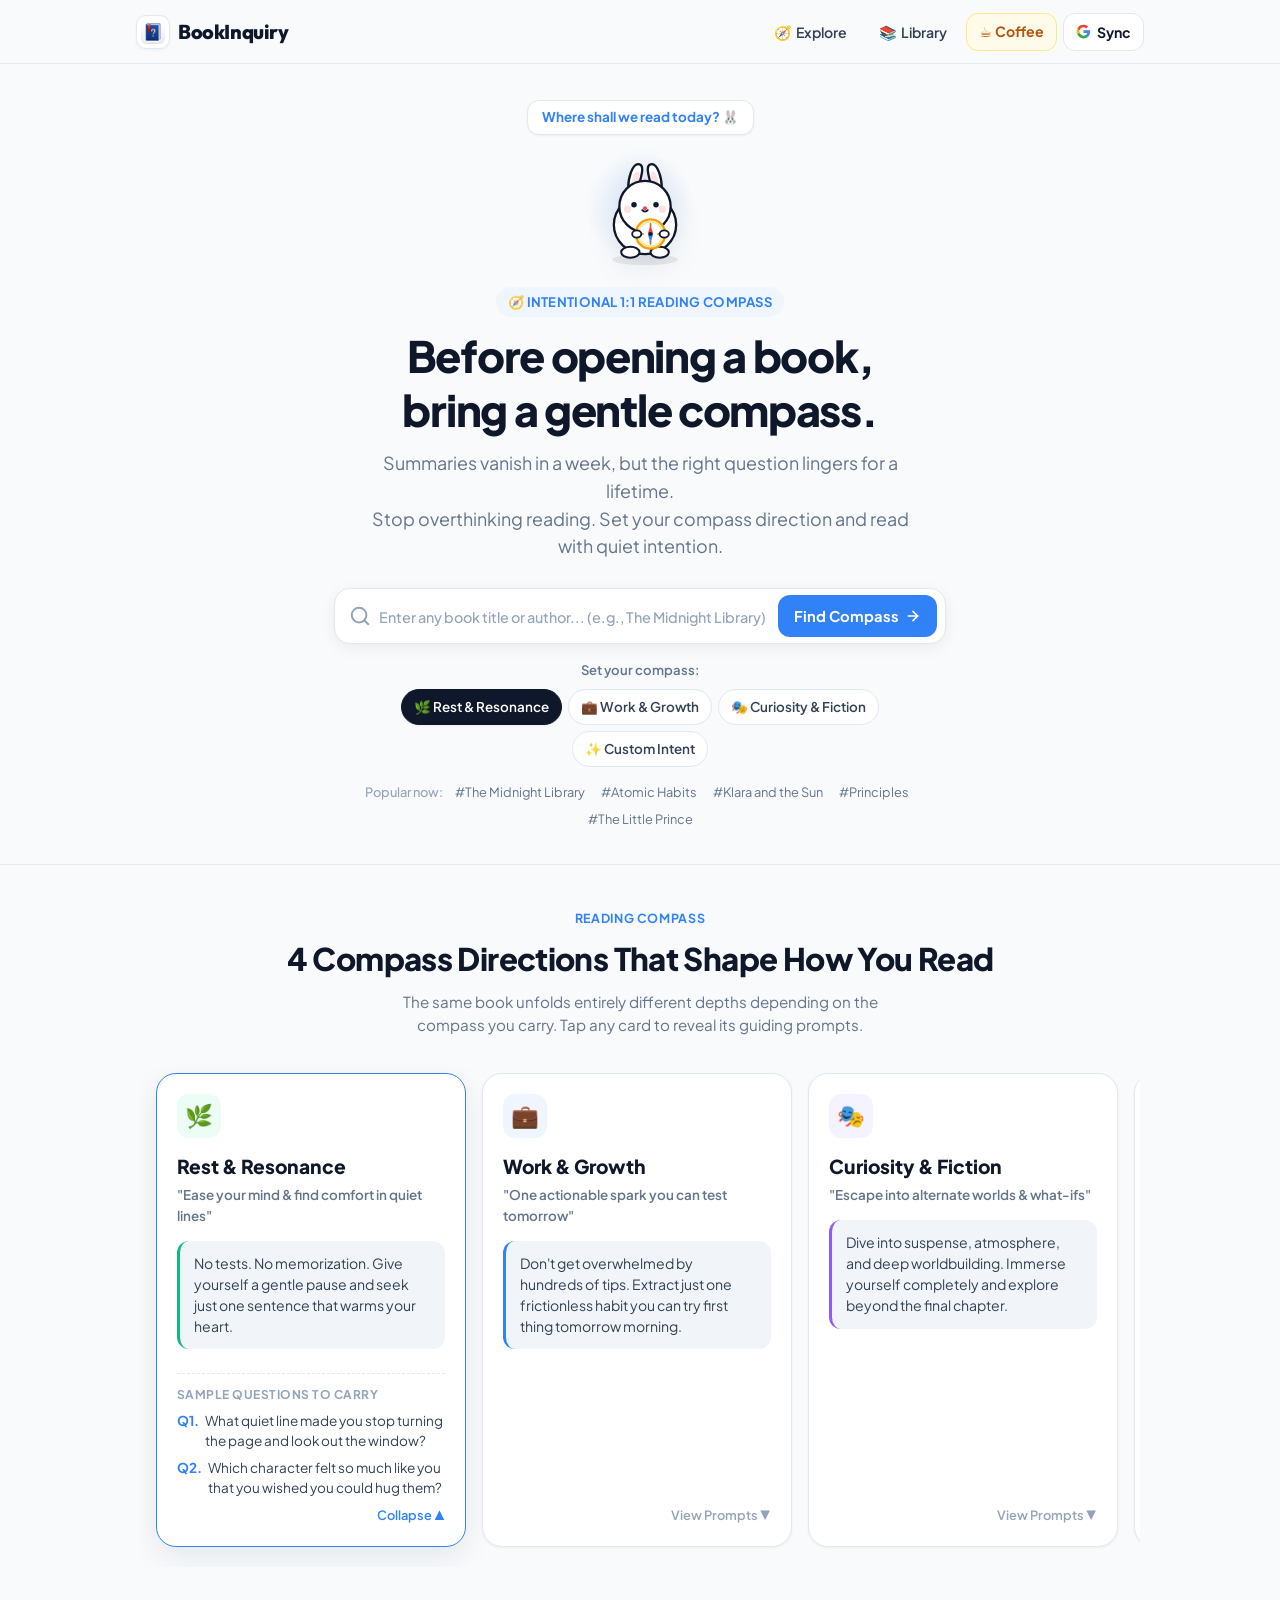
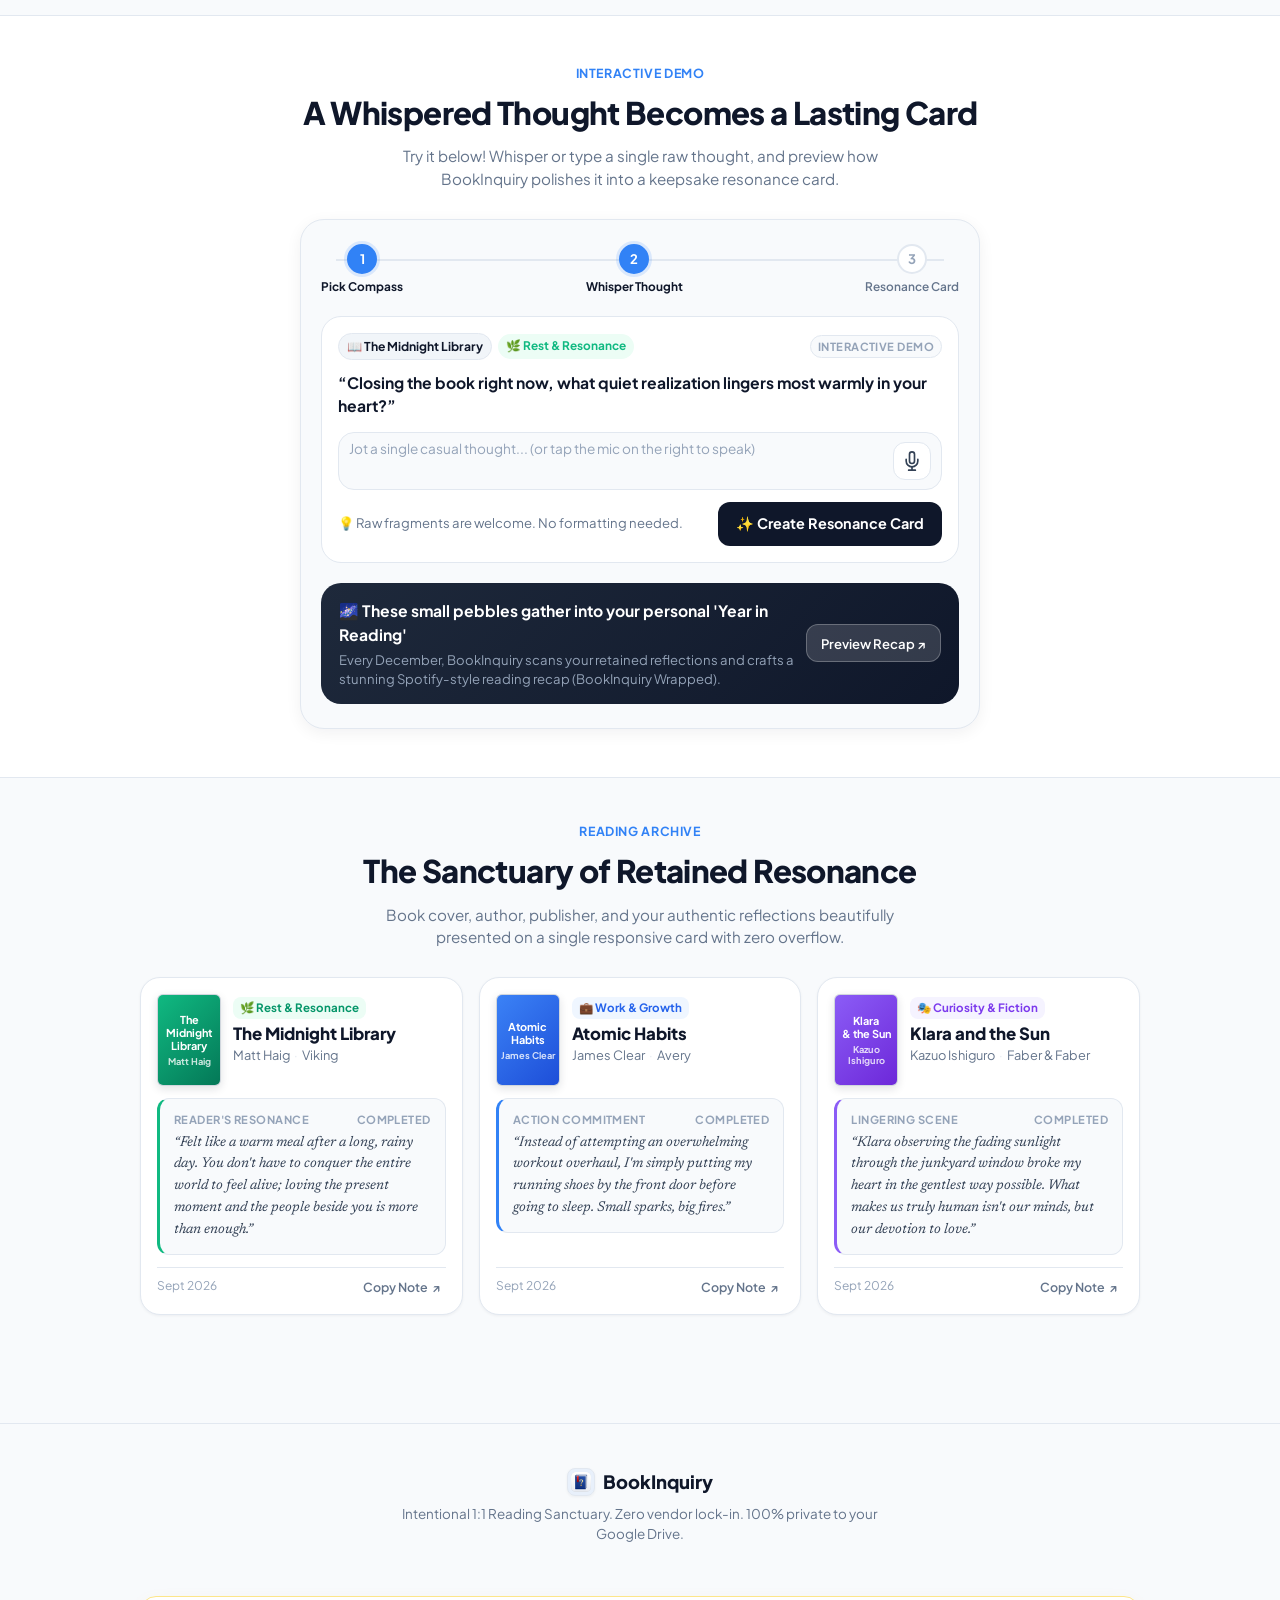
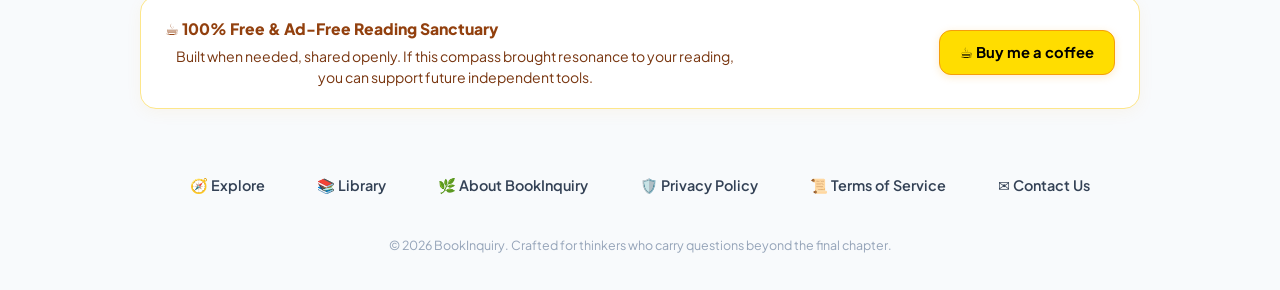
<file: index.html>
<!DOCTYPE html>
<html lang="en">
<head>
  <meta charset="UTF-8">
  <meta name="viewport" content="width=device-width, initial-scale=1.0, maximum-scale=5.0">
  <title>BookInquiry - Before opening a book, bring a gentle compass</title>
  <meta name="description" content="Stop summarizing, start questioning. Read with gentle direction, not obligation. Capture lasting resonance that stays with you forever.">
  <meta name="theme-color" content="#F8FAFC">

  <!-- Open Graph -->
  <meta property="og:title" content="BookInquiry - Intentional 1:1 Reading Compass">
  <meta property="og:description" content="Summaries vanish in a week, but the right question lingers for a lifetime.">
  <meta property="og:type" content="website">

  <!-- Cache Invalidation -->
  <meta http-equiv="Cache-Control" content="no-cache, no-store, must-revalidate">
  <meta http-equiv="Pragma" content="no-cache">
  <meta http-equiv="Expires" content="0">

  <!-- Google Analytics 4 (Rule 3) -->
  <script async src="https://www.googletagmanager.com/gtag/js?id=G-K3PFHN6VW7"></script>
  <script>
    window.dataLayer = window.dataLayer || [];
    function gtag(){dataLayer.push(arguments);}
    gtag('js', new Date());
    gtag('config', 'G-K3PFHN6VW7');
  </script>

    <!-- Favicon & Mobile App Icons -->
  <link rel="icon" type="image/png" sizes="32x32" href="favicon-32x32.png">
  <link rel="icon" type="image/png" sizes="16x16" href="favicon-16x16.png">
  <link rel="apple-touch-icon" sizes="180x180" href="apple-touch-icon.png">
  <link rel="shortcut icon" href="favicon.ico">

  <!-- Inline Favicon (Prevents favicon.ico 404) -->
  <link rel="icon" href="data:image/svg+xml,<svg xmlns='http://www.w3.org/2000/svg' viewBox='0 0 24 24'><circle cx='12' cy='12' r='11' fill='%233182F6'/><text x='12' y='16' font-size='13' text-anchor='middle'>🧭</text></svg>">

  <!-- Google Identity Services (OAuth2 for Google Drive) -->
  <script src="https://accounts.google.com/gsi/client" async defer></script>

  <!-- Stylesheets with Cache Buster -->
  <link rel="stylesheet" href="css/base.css?v=20260927_badgefix">
  <link rel="stylesheet" href="css/components.css?v=20260927_badgefix">
</head>
<body>

  <!-- =========================================================================
       1. Global Header (Rounded Rectangle Navigation & Lang Toggle)
       ========================================================================= -->
  <header class="site-header">
    <div class="container header-inner">
      <a href="index.html" class="brand-logo" aria-label="BookInquiry Home">
        <div class="brand-icon-wrap" title="BookInquiry">
          <img src="favicon-32x32.png" alt="BookInquiry Logo" width="24" height="24" style="border-radius: 6px; display: block; object-fit: cover;">
        </div>
        <span>BookInquiry</span>
      </a>

      <!-- Header Navigation: Explore, Library, Coffee & Optional Google Auth -->
      <nav class="nav-menu" aria-label="Main Navigation">
        <button type="button" class="btn-nav" id="navExploreBtn" title="Explore and search books">
          <span class="btn-icon">🧭</span><span class="btn-nav-label"> Explore</span>
        </button>
        <button type="button" class="btn-nav" id="navLibraryBtn" title="Open My Personal Library">
          <span class="btn-icon">📚</span><span class="btn-nav-label"> Library</span>
        </button>
        <a href="https://www.buymeacoffee.com/thepathlab" target="_blank" rel="noopener" class="btn-nav btn-coffee-nav" title="Support BookInquiry with a coffee">
          <span>☕ Coffee</span>
        </a>
        
        <!-- Google Drive Backup Button (Optional Cloud Sync) -->
        <button type="button" class="btn-nav btn-google-nav" id="btnGoogleAuthNav" title="Sync notes with your private Google Drive">
          <svg width="15" height="15" viewBox="0 0 24 24">
            <path fill="#4285F4" d="M22.56 12.25c0-.78-.07-1.53-.2-2.25H12v4.26h5.92c-.26 1.37-1.04 2.53-2.21 3.31v2.77h3.57c2.08-1.92 3.28-4.74 3.28-8.09z"/>
            <path fill="#34A853" d="M12 23c2.97 0 5.46-.98 7.28-2.66l-3.57-2.77c-.98.66-2.23 1.06-3.71 1.06-2.86 0-5.29-1.93-6.16-4.53H2.18v2.84C3.99 20.53 7.7 23 12 23z"/>
            <path fill="#FBBC05" d="M5.84 14.09c-.22-.66-.35-1.36-.35-2.09s.13-1.43.35-2.09V7.06H2.18C1.43 8.55 1 10.22 1 12s.43 3.45 1.18 4.94l2.85-2.22.81-.63z"/>
            <path fill="#EA4335" d="M12 5.38c1.62 0 3.06.56 4.21 1.64l3.15-3.15C17.45 2.09 14.97 1 12 1 7.7 1 3.99 3.47 2.18 7.06l3.66 2.84c.87-2.6 3.3-4.52 6.16-4.52z"/>
          </svg>
          <span class="btn-google-text">Sync</span>
        </button>

        <!-- User Profile Pill (Authenticated State, hidden by default) -->
        <div class="user-profile-badge" id="userProfileBadge" style="display: none;" title="Connected with Google Drive">
          <span class="user-avatar-circle" id="userAvatarText">R</span>
          <span class="user-email-text" id="userEmailText">reader@gmail.com</span>
          <button type="button" class="btn-logout-mini" id="btnLogoutMini" title="Sign out">×</button>
        </div>
      </nav>
    </div>
  </header>

  <main>
    <!-- =========================================================================
         VIEW A: Landing & Exploration View (Default)
         ========================================================================= -->
    <div id="landingView">

      <!-- =========================================================================
           2. Hero Section: Compass Bunny Interactive Motion
           ========================================================================= -->
      <section class="hero-section">
    <div class="container">
      
      <!-- Interactive Compass Bunny Stage (Zero Overflow) -->
      <div class="bunny-stage-wrap">
        <div class="bunny-thought-bubble" id="bunnyBubble">
          Where shall we read today? 🐰
        </div>
        <div class="bunny-stage" id="bunnyStage" title="Tap the bunny!">
          <div class="bunny-halo"></div>
        
        <!-- Animated Bunny Vector Holding Rotating Golden Compass -->
        <div class="bunny-svg-wrap">
          <svg width="110" height="110" viewBox="0 0 120 120" fill="none">
            <!-- Shadow -->
            <ellipse cx="60" cy="112" rx="36" ry="6" fill="#0F172A" fill-opacity="0.08"/>
            
            <!-- Ears -->
            <path d="M42 42C40 22 47 6 54 8C61 10 54 26 50 44" fill="#FFFFFF" stroke="#0F172A" stroke-width="2.5" stroke-linejoin="round"/>
            <path d="M45 38C44 26 48 15 52 16C56 17 53 28 49 40" fill="#FEE2E2"/>
            
            <path d="M78 42C80 22 73 6 66 8C59 10 66 26 70 44" fill="#FFFFFF" stroke="#0F172A" stroke-width="2.5" stroke-linejoin="round"/>
            <path d="M75 38C76 26 72 15 68 16C64 17 67 28 71 40" fill="#FEE2E2"/>
            
            <!-- Body & Head -->
            <ellipse cx="60" cy="74" rx="34" ry="32" fill="#FFFFFF" stroke="#0F172A" stroke-width="2.5"/>
            <circle cx="60" cy="54" r="28" fill="#FFFFFF" stroke="#0F172A" stroke-width="2.5"/>
            
            <!-- Facial Features -->
            <circle cx="48" cy="52" r="3" fill="#0F172A"/>
            <circle cx="72" cy="52" r="3" fill="#0F172A"/>
            <path d="M57 58C58.5 60 61.5 60 63 58" stroke="#0F172A" stroke-width="2" stroke-linecap="round"/>
            <circle cx="60" cy="56" r="2.2" fill="#F43F5E"/>
            <circle cx="41" cy="57" r="4" fill="#FEE2E2"/>
            <circle cx="79" cy="57" r="4" fill="#FEE2E2"/>
            
            <!-- Paws -->
            <ellipse cx="44" cy="104" rx="10" ry="6" fill="#FFFFFF" stroke="#0F172A" stroke-width="2.2"/>
            <ellipse cx="76" cy="104" rx="10" ry="6" fill="#FFFFFF" stroke="#0F172A" stroke-width="2.2"/>
            
            <!-- Glowing Golden Compass -->
            <g transform="translate(6, 0)">
              <circle cx="60" cy="84" r="16" fill="#FEF3C7" stroke="#F59E0B" stroke-width="2.5"/>
              <circle cx="60" cy="84" r="13" fill="#FFFFFF" stroke="#FDE68A" stroke-width="1.5"/>
              
              <line x1="60" y1="73" x2="60" y2="76" stroke="#D97706" stroke-width="1.8" stroke-linecap="round"/>
              <line x1="60" y1="92" x2="60" y2="95" stroke="#D97706" stroke-width="1.8" stroke-linecap="round"/>
              <line x1="49" y1="84" x2="52" y2="84" stroke="#D97706" stroke-width="1.8" stroke-linecap="round"/>
              <line x1="68" y1="84" x2="71" y2="84" stroke="#D97706" stroke-width="1.8" stroke-linecap="round"/>
              
              <!-- Wobbling Compass Needle -->
              <g class="compass-needle" style="transform-origin: 60px 84px;">
                <polygon points="60,74 63,84 57,84" fill="#EF4444"/>
                <polygon points="60,94 63,84 57,84" fill="#3B82F6"/>
                <circle cx="60" cy="84" r="2.2" fill="#0F172A"/>
              </g>
              
              <!-- Hands holding the compass -->
              <ellipse cx="45" cy="84" rx="5" ry="4" fill="#FFFFFF" stroke="#0F172A" stroke-width="2"/>
              <ellipse cx="75" cy="84" rx="5" ry="4" fill="#FFFFFF" stroke="#0F172A" stroke-width="2"/>
            </g>
          </svg>
          </div>
        </div>
      </div>

      <!-- Hero Typography -->
      <div class="hero-tagline">
        <span>🧭 INTENTIONAL 1:1 READING COMPASS</span>
      </div>
      <h1 class="hero-title">
        Before opening a book,<br>bring a gentle compass.
      </h1>
      <p class="hero-desc">
        Summaries vanish in a week, but the right question lingers for a lifetime.<br>
        Stop overthinking reading. Set your compass direction and read with quiet intention.
      </p>

      <!-- Search Box Container -->
      <div class="search-card-container">
        <form class="search-box" onsubmit="event.preventDefault(); document.getElementById('demoSynthesizeBtn').scrollIntoView({behavior: 'smooth'});">
          <svg class="search-icon" width="22" height="22" viewBox="0 0 24 24" fill="none" stroke="currentColor" stroke-width="2.2" stroke-linecap="round" stroke-linejoin="round">
            <circle cx="11" cy="11" r="8"></circle>
            <line x1="21" y1="21" x2="16.65" y2="16.65"></line>
          </svg>
          <input type="text" id="bookSearchInput" class="search-input" placeholder="Enter any book title or author... (e.g., The Midnight Library)" autocomplete="off">
          <button type="submit" class="btn-search">
            <span class="btn-search-text">Find Compass</span>
            <svg width="16" height="16" viewBox="0 0 24 24" fill="none" stroke="currentColor" stroke-width="2.5" stroke-linecap="round" stroke-linejoin="round">
              <line x1="5" y1="12" x2="19" y2="12"></line>
              <polyline points="12 5 19 12 12 19"></polyline>
            </svg>
          </button>
        </form>

        <!-- Amazon-Style Live Book Search Autocomplete Dropdown -->
        <div class="search-autocomplete-dropdown" id="searchAutocompleteDropdown" style="display: none;">
          <!-- Dynamically populated with real book covers & authors via Open Library API -->
        </div>

        <!-- 4 Reading Compasses Selector -->
        <div class="direction-chips-wrap">
          <span class="direction-chip-label">Set your compass:</span>
          <button type="button" class="btn-direction-chip active" data-direction="healing">
            <span>🌿 Rest & Resonance</span>
          </button>
          <button type="button" class="btn-direction-chip" data-direction="growth">
            <span>💼 Work & Growth</span>
          </button>
          <button type="button" class="btn-direction-chip" data-direction="fiction">
            <span>🎭 Curiosity & Fiction</span>
          </button>
          <button type="button" class="btn-direction-chip" data-direction="custom">
            <span>✨ Custom Intent</span>
          </button>
        </div>

        <!-- Dynamic Custom Intent Input Bar (Revealed when Custom Intent is active) -->
        <div class="custom-intent-input-wrap" id="customIntentWrap" style="display: none;">
          <div class="custom-intent-inner">
            <span class="custom-intent-icon">✨</span>
            <input type="text" id="customIntentInput" class="custom-intent-input" placeholder="Define your personal reading quest... (e.g., Overcoming creative burnout)" maxlength="120" autocomplete="off">
          </div>
        </div>

        <!-- Popular Recommendations -->
        <div class="popular-books-wrap">
          <span class="popular-label">Popular now:</span>
          <span class="popular-item">#The Midnight Library</span>
          <span class="popular-item">#Atomic Habits</span>
          <span class="popular-item">#Klara and the Sun</span>
          <span class="popular-item">#Principles</span>
          <span class="popular-item">#The Little Prince</span>
        </div>
      </div>

    </div>
  </section>


  <!-- =========================================================================
       3. Section: Reading Lenses (Carousel & Expandable Cards)
       ========================================================================= -->
  <section class="section-reading-direction" id="directionSection">
    <div class="container">
      <div class="section-head">
        <div class="section-badge">READING COMPASS</div>
        <h2 class="section-title">4 Compass Directions That Shape How You Read</h2>
        <p class="section-desc">
          The same book unfolds entirely different depths depending on the compass you carry. Tap any card to reveal its guiding prompts.
        </p>
      </div>

      <!-- Expandable Carousel Cards -->
      <div class="direction-cards-carousel">
        
        <!-- Card 1: Rest & Resonance -->
        <div class="direction-card badge-healing-card expanded" tabindex="0">
          <div class="card-icon-badge badge-healing">🌿</div>
          <div class="direction-card-title">Rest & Resonance</div>
          <div class="direction-card-subtitle">"Ease your mind & find comfort in quiet lines"</div>
          <div class="direction-card-core">
            No tests. No memorization. Give yourself a gentle pause and seek just one sentence that warms your heart.
          </div>
          
          <div class="direction-card-expandable">
            <div class="expandable-label">Sample Questions to Carry</div>
            <div class="sample-question-item">
              <span>Q1.</span> What quiet line made you stop turning the page and look out the window?
            </div>
            <div class="sample-question-item">
              <span>Q2.</span> Which character felt so much like you that you wished you could hug them?
            </div>
          </div>
          <div class="card-expand-hint">Collapse ▲</div>
        </div>

        <!-- Card 2: Work & Growth -->
        <div class="direction-card badge-growth-card" tabindex="0">
          <div class="card-icon-badge badge-growth">💼</div>
          <div class="direction-card-title">Work & Growth</div>
          <div class="direction-card-subtitle">"One actionable spark you can test tomorrow"</div>
          <div class="direction-card-core">
            Don't get overwhelmed by hundreds of tips. Extract just one frictionless habit you can try first thing tomorrow morning.
          </div>

          <div class="direction-card-expandable">
            <div class="expandable-label">Sample Questions to Carry</div>
            <div class="sample-question-item">
              <span>Q1.</span> How would you translate the author's key framework into your daily work language?
            </div>
            <div class="sample-question-item">
              <span>Q2.</span> What is one 10-minute micro-action you can test in tomorrow's morning routine?
            </div>
          </div>
          <div class="card-expand-hint">View Prompts ▼</div>
        </div>

        <!-- Card 3: Curiosity & Fiction -->
        <div class="direction-card badge-fiction-card" tabindex="0">
          <div class="card-icon-badge badge-fiction">🎭</div>
          <div class="direction-card-title">Curiosity & Fiction</div>
          <div class="direction-card-subtitle">"Escape into alternate worlds & what-ifs"</div>
          <div class="direction-card-core">
            Dive into suspense, atmosphere, and deep worldbuilding. Immerse yourself completely and explore beyond the final chapter.
          </div>

          <div class="direction-card-expandable">
            <div class="expandable-label">Sample Questions to Carry</div>
            <div class="sample-question-item">
              <span>Q1.</span> If you were a bystander or antagonist, how would you view the protagonist's dilemma?
            </div>
            <div class="sample-question-item">
              <span>Q2.</span> What subtle detail or foreshadowing made you gasp in sheer awe?
            </div>
          </div>
          <div class="card-expand-hint">View Prompts ▼</div>
        </div>

        <!-- Card 4: Custom Intent -->
        <div class="direction-card badge-custom-card" tabindex="0">
          <div class="card-icon-badge badge-custom">✨</div>
          <div class="direction-card-title">Custom Intent</div>
          <div class="direction-card-subtitle">"Your own personal quest & thesis"</div>
          <div class="direction-card-core">
            Reading for investment, life transition, or research? Define your unique quest and get personalized prompts tailored to your goals.
          </div>

          <div class="direction-card-expandable">
            <div class="expandable-label">Sample Questions to Carry</div>
            <div class="sample-question-item">
              <span>Q1.</span> What exact real-world problem do you need this author to solve for you?
            </div>
            <div class="sample-question-item">
              <span>Q2.</span> Which counter-argument in this book challenges your current belief system?
            </div>
          </div>
          <div class="card-expand-hint">View Prompts ▼</div>
        </div>

      </div>
    </div>
  </section>

  <!-- =========================================================================
       4. Section: Interactive Synthesis Simulator
       ========================================================================= -->
  <section class="section-synthesis-flow">
    <div class="container">
      <div class="section-head">
        <div class="section-badge">INTERACTIVE DEMO</div>
        <h2 class="section-title">A Whispered Thought Becomes a Lasting Card</h2>
        <p class="section-desc">
          Try it below! Whisper or type a single raw thought, and preview how BookInquiry polishes it into a keepsake resonance card.
        </p>
      </div>

      <div class="synthesis-card-wrapper">
        
        <!-- Step Indicator -->
        <div class="step-indicator-bar">
          <div class="step-node active">
            <div class="step-circle">1</div>
            <span class="step-title">Pick Compass</span>
          </div>
          <div class="step-node active">
            <div class="step-circle">2</div>
            <span class="step-title">Whisper Thought</span>
          </div>
          <div class="step-node">
            <div class="step-circle">3</div>
            <span class="step-title">Resonance Card</span>
          </div>
        </div>

        <!-- Interactive Demo Box -->
        <div class="demo-inquiry-box">
          <div class="demo-inquiry-header">
            <div class="demo-badges-group">
              <span class="demo-book-badge">📖 The Midnight Library</span>
              <span class="demo-compass-badge">🌿 Rest & Resonance</span>
            </div>
            <span class="demo-preview-pill">Interactive Demo</span>
          </div>
          <div class="demo-question-text">
            “Closing the book right now, what quiet realization lingers most warmly in your heart?”
          </div>

          <!-- Memo Input & Mic -->
          <div class="memo-input-container">
            <textarea id="demoMemoInput" class="memo-textarea" rows="2" placeholder="Jot a single casual thought... (or tap the mic on the right to speak)"></textarea>
            <button type="button" class="btn-mic" id="demoMicBtn" title="Speak for 10 seconds">
              <svg width="20" height="20" viewBox="0 0 24 24" fill="none" stroke="currentColor" stroke-width="2" stroke-linecap="round" stroke-linejoin="round">
                <path d="M12 1a3 3 0 0 0-3 3v8a3 3 0 0 0 6 0V4a3 3 0 0 0-3-3z"></path>
                <path d="M19 10v2a7 7 0 0 1-14 0v-2"></path>
                <line x1="12" y1="19" x2="12" y2="23"></line>
                <line x1="8" y1="23" x2="16" y2="23"></line>
              </svg>
            </button>
          </div>

          <div class="action-row">
            <span style="font-size: 0.82rem; color: var(--text-muted);">
              💡 Raw fragments are welcome. No formatting needed.
            </span>
            <button type="button" class="btn-synthesize" id="demoSynthesizeBtn">
              <span>✨ Create Resonance Card</span>
            </button>
          </div>
        </div>

        <!-- Generated Result Card -->
        <div class="synthesis-result-card" id="demoResultCard">
          <div class="result-header">
            <div>
              <span style="font-size: 0.78rem; font-weight: 700; color: var(--accent-emerald);">BOOKIRY RESONANCE CARD</span>
              <div class="result-title">Warmth Retained from The Midnight Library</div>
            </div>
            <div style="font-size: 0.85rem; color: var(--text-light);">Sept 2026</div>
          </div>
          <div class="result-quote">
            “When Nora visited the library of regrets, it hit me: we don't need to live every alternate life to find peace with the one right in front of us.”
          </div>
          <div class="result-tags">
            <span class="result-tag">🌿 Rest & Resonance</span>
            <span class="result-tag">☕ Gentle Peace</span>
            <span class="result-tag">🎁 Freedom from Regret</span>
          </div>
        </div>

        <!-- Yearly Recap Pathway -->
        <div class="recap-preview-banner">
          <div class="recap-text">
            <h4>🌌 These small pebbles gather into your personal 'Year in Reading'</h4>
            <p>Every December, BookInquiry scans your retained reflections and crafts a stunning Spotify-style reading recap (BookInquiry Wrapped).</p>
          </div>
          <button type="button" class="btn-recap-sample" onclick="alert('In December, your top questions and key personal reflections transform into shareable story cards 🐰');">
            Preview Recap ↗
          </button>
        </div>

      </div>
    </div>
  </section>

  <!-- =========================================================================
       5. Section: Library Archive Cards (Image - Title - Author - Publisher & Reflection)
       ========================================================================= -->
  <section class="section-books-archive" id="archiveSection">
    <div class="container">
      <div class="section-head">
        <div class="section-badge">READING ARCHIVE</div>
        <h2 class="section-title">The Sanctuary of Retained Resonance</h2>
        <p class="section-desc">
          Book cover, author, publisher, and your authentic reflections beautifully presented on a single responsive card with zero overflow.
        </p>
      </div>

      <!-- Archive Grid (Rule 9: Mobile 360px Zero Overflow) -->
      <div class="archive-grid">
        
        <!-- Book Card 1: The Midnight Library -->
        <article class="book-archive-card">
          <div class="book-meta-header">
            <div class="book-cover-frame">
              <div class="book-cover-fallback cover-bg-2">
                <span>The<br>Midnight<br>Library</span>
                <span style="font-size: 0.58rem; opacity: 0.8; margin-top: 4px;">Matt Haig</span>
              </div>
            </div>
            <div class="book-text-info">
              <span class="book-lens-badge lens-healing">🌿 Rest & Resonance</span>
              <h3 class="book-title-text">The Midnight Library</h3>
              <div class="book-author-publisher">
                <span>Matt Haig</span>
                <span class="meta-divider">·</span>
                <span>Viking</span>
              </div>
            </div>
          </div>

          <!-- Reader's Reflection Block -->
          <div class="reader-thought-quote quote-healing">
            <div class="quote-label">
              <span>Reader's Resonance</span>
              <span>Completed</span>
            </div>
            “Felt like a warm meal after a long, rainy day. You don't have to conquer the entire world to feel alive; loving the present moment and the people beside you is more than enough.”
          </div>

          <div class="card-footer-meta">
            <span>Sept 2026</span>
            <button type="button" class="btn-card-action" onclick="alert('Full report and blog draft copied to clipboard! 📋');">
              <span>Copy Note</span> ↗
            </button>
          </div>
        </article>

        <!-- Book Card 2: Atomic Habits -->
        <article class="book-archive-card">
          <div class="book-meta-header">
            <div class="book-cover-frame">
              <div class="book-cover-fallback cover-bg-1">
                <span>Atomic<br>Habits</span>
                <span style="font-size: 0.58rem; opacity: 0.8; margin-top: 4px;">James Clear</span>
              </div>
            </div>
            <div class="book-text-info">
              <span class="book-lens-badge lens-growth">💼 Work & Growth</span>
              <h3 class="book-title-text">Atomic Habits</h3>
              <div class="book-author-publisher">
                <span>James Clear</span>
                <span class="meta-divider">·</span>
                <span>Avery</span>
              </div>
            </div>
          </div>

          <!-- Reader's Reflection Block -->
          <div class="reader-thought-quote quote-growth">
            <div class="quote-label">
              <span>Action Commitment</span>
              <span>Completed</span>
            </div>
            “Instead of attempting an overwhelming workout overhaul, I'm simply putting my running shoes by the front door before going to sleep. Small sparks, big fires.”
          </div>

          <div class="card-footer-meta">
            <span>Sept 2026</span>
            <button type="button" class="btn-card-action" onclick="alert('Full report and blog draft copied to clipboard! 📋');">
              <span>Copy Note</span> ↗
            </button>
          </div>
        </article>

        <!-- Book Card 3: Klara and the Sun -->
        <article class="book-archive-card">
          <div class="book-meta-header">
            <div class="book-cover-frame">
              <div class="book-cover-fallback cover-bg-3">
                <span>Klara<br>& the Sun</span>
                <span style="font-size: 0.58rem; opacity: 0.8; margin-top: 4px;">Kazuo Ishiguro</span>
              </div>
            </div>
            <div class="book-text-info">
              <span class="book-lens-badge lens-fiction">🎭 Curiosity & Fiction</span>
              <h3 class="book-title-text">Klara and the Sun</h3>
              <div class="book-author-publisher">
                <span>Kazuo Ishiguro</span>
                <span class="meta-divider">·</span>
                <span>Faber & Faber</span>
              </div>
            </div>
          </div>

          <!-- Reader's Reflection Block -->
          <div class="reader-thought-quote quote-fiction">
            <div class="quote-label">
              <span>Lingering Scene</span>
              <span>Completed</span>
            </div>
            “Klara observing the fading sunlight through the junkyard window broke my heart in the gentlest way possible. What makes us truly human isn't our minds, but our devotion to love.”
          </div>

          <div class="card-footer-meta">
            <span>Sept 2026</span>
            <button type="button" class="btn-card-action" onclick="alert('Full report and blog draft copied to clipboard! 📋');">
              <span>Copy Note</span> ↗
            </button>
          </div>
        </article>

      </div>
    </div>
  </section>
    </div> <!-- /#landingView -->

    <!-- =========================================================================
         VIEW B: My Personal Library & 365-Day Live Recap Dashboard
         ========================================================================= -->
    <div id="libraryView" class="library-view" style="display: none;">
      <div class="library-container">
        
        <!-- Library Top Header -->
        <div class="library-top-head">
          <div class="library-title-group">
            <h1>📚 My Reading Library</h1>
            <p>Your personal sanctuary of retained reflections & real-time reading recap.</p>
          </div>
          <button type="button" class="btn-explore-books" id="btnLibraryExplore" title="Search or explore new books">
            <svg width="15" height="15" viewBox="0 0 24 24" fill="none" stroke="currentColor" stroke-width="2.2" stroke-linecap="round" stroke-linejoin="round">
              <circle cx="11" cy="11" r="8"></circle>
              <line x1="21" y1="21" x2="16.65" y2="16.65"></line>
            </svg>
            <span>Explore New Books</span>
          </button>
        </div>

        <!-- 365-Day Live Reading Recap Banner -->
        <div class="live-recap-banner">
          <div class="recap-banner-header">
            <div class="recap-badge-live">
              <span class="pulse-dot"></span> Live Reading Recap
            </div>
            <span class="recap-badge-tag">365-Day Real-Time Sync</span>
          </div>

          <div class="recap-metrics-grid">
            <div class="recap-metric-card">
              <div class="metric-number" id="recapTotalThoughts">0</div>
              <div class="metric-label">Thoughts Retained</div>
              <div class="metric-sub">Across all journeys</div>
            </div>
            <div class="recap-metric-card">
              <div class="metric-number" id="recapActiveBooks">0</div>
              <div class="metric-label">In Progress</div>
              <div class="metric-sub">Active reading books</div>
            </div>
            <div class="recap-metric-card">
              <div class="metric-number" id="recapCompletedBooks">0</div>
              <div class="metric-label">Completed</div>
              <div class="metric-sub">Resonance minted</div>
            </div>
            <div class="recap-metric-card">
              <div class="metric-number" id="recapDominantLens">🌿 Rest</div>
              <div class="metric-label">Primary Compass</div>
              <div class="metric-sub">Dominant perspective</div>
            </div>
          </div>
        </div>

        <!-- Currently Reading Shelf -->
        <section class="library-shelf-section">
          <h2 class="shelf-title">📖 Currently Reading</h2>
          <div class="shelf-grid" id="currentlyReadingGrid">
            <!-- Populated dynamically via app.js -->
          </div>
        </section>

        <!-- Completed & Resonance Archive Shelf -->
        <section class="library-shelf-section">
          <h2 class="shelf-title">🏆 Completed & Resonance Archive</h2>
          <div class="shelf-grid" id="completedReadingGrid">
            <!-- Populated dynamically via app.js -->
          </div>
        </section>

        <!-- Library Guest Lock Overlay (Shown when unauthenticated) -->
        <div class="library-gate-overlay" id="libraryGateOverlay" style="display: none;">
          <div class="library-gate-card">
            <div class="gate-lock-icon">🔒</div>
            <h2 class="gate-card-title">Unlock Your Personal Reading Cloud</h2>
            <p class="gate-card-desc">
              Connect your Google Account to activate your 365-day live recap, store lifetime reflections, and auto-sync with Google Drive. Zero server storage.
            </p>
            <button type="button" class="btn-gate-google-large" id="btnLibraryGateLogin">
              <svg width="18" height="18" viewBox="0 0 24 24">
                <path fill="#4285F4" d="M22.56 12.25c0-.78-.07-1.53-.2-2.25H12v4.26h5.92c-.26 1.37-1.04 2.53-2.21 3.31v2.77h3.57c2.08-1.92 3.28-4.74 3.28-8.09z"/>
                <path fill="#34A853" d="M12 23c2.97 0 5.46-.98 7.28-2.66l-3.57-2.77c-.98.66-2.23 1.06-3.71 1.06-2.86 0-5.29-1.93-6.16-4.53H2.18v2.84C3.99 20.53 7.7 23 12 23z"/>
                <path fill="#FBBC05" d="M5.84 14.09c-.22-.66-.35-1.36-.35-2.09s.13-1.43.35-2.09V7.06H2.18C1.43 8.55 1 10.22 1 12s.43 3.45 1.18 4.94l2.85-2.22.81-.63z"/>
                <path fill="#EA4335" d="M12 5.38c1.62 0 3.06.56 4.21 1.64l3.15-3.15C17.45 2.09 14.97 1 12 1 7.7 1 3.99 3.47 2.18 7.06l3.66 2.84c.87-2.6 3.3-4.52 6.16-4.52z"/>
              </svg>
              <span>Connect with Google Drive</span>
            </button>
            <div class="gate-security-note">🛡️ Private & Secure: Your data is stored directly in your private Google Drive.</div>
          </div>
        </div>

      </div>
    </div> <!-- /#libraryView -->

    <!-- =========================================================================
         VIEW C: Dedicated Reading Sanctuary View (Focused Reading Room)
         ========================================================================= -->
    <div id="readingView" class="reading-sanctuary-view" style="display: none;">
      <div class="sanctuary-container">
        
        <!-- Sanctuary Navigation & Top Utility Bar -->
        <div class="sanctuary-top-bar">
          <!-- Minimal Back Link (No bulky button box) -->
          <button type="button" class="btn-back-link" id="btnBackHome" title="Return to My Library">
            <svg width="18" height="18" viewBox="0 0 24 24" fill="none" stroke="currentColor" stroke-width="2.2" stroke-linecap="round" stroke-linejoin="round">
              <line x1="19" y1="12" x2="5" y2="12"></line>
              <polyline points="12 19 5 12 12 5"></polyline>
            </svg>
            <span>My Library</span>
          </button>
          
          <div class="sanctuary-status-badge">
            <span class="pulse-dot"></span> Active Reading Session
          </div>

          <div class="active-actions-bar">
            <button type="button" class="btn-action-pill" id="btnPrintBookGuide" title="Print 1-page reading bookmark guide">
              <svg width="15" height="15" viewBox="0 0 24 24" fill="none" stroke="currentColor" stroke-width="2" stroke-linecap="round" stroke-linejoin="round">
                <polyline points="6 9 6 2 18 2 18 9"></polyline>
                <path d="M6 18H4a2 2 0 0 1-2-2v-5a2 2 0 0 1 2-2h16a2 2 0 0 1 2 2v5a2 2 0 0 1-2 2h-2"></path>
                <rect x="6" y="14" width="12" height="8"></rect>
              </svg>
              <span>Print Guide</span>
            </button>
            <button type="button" class="btn-action-pill" id="btnCopyMarkdown" title="Copy 00_Index.md for Obsidian">
              <svg width="15" height="15" viewBox="0 0 24 24" fill="none" stroke="currentColor" stroke-width="2" stroke-linecap="round" stroke-linejoin="round">
                <rect x="9" y="9" width="13" height="13" rx="2" ry="2"></rect>
                <path d="M5 15H4a2 2 0 0 1-2-2V4a2 2 0 0 1 2-2h9a2 2 0 0 1 2 2v1"></path>
              </svg>
              <span>Obsidian .md</span>
            </button>
            <!-- Google Drive Cloud Sync Pill -->
            <button type="button" class="btn-action-pill btn-drive-sync-pill" id="btnSyncDrive" title="Sync reading index to Google Drive">
              <svg width="15" height="15" viewBox="0 0 24 24" fill="none" stroke="currentColor" stroke-width="2" stroke-linecap="round" stroke-linejoin="round">
                <path d="M18 10h-1.26A8 8 0 1 0 9 20h9a5 5 0 0 0 0-10z"></path>
              </svg>
              <span id="btnSyncDriveText">Sync Drive</span>
            </button>
            <a href="#" target="_blank" rel="noopener noreferrer" class="btn-action-pill btn-drive-link-pill" id="linkOpenDriveFile" style="display: none;" title="Open in Google Drive">
              <span>Drive ↗</span>
            </a>
          </div>
        </div>

        <!-- AI Sparks Realtime Generation Banner -->
        <div class="ai-sparks-banner" id="aiSparksBanner" style="display: none;">
          <span class="ai-spark-spin">✨</span>
          <span id="aiSparksBannerText">Consulting Gemini to uncover deep book-specific catalytic questions...</span>
        </div>

        <!-- Sanctuary Active Book Card -->
        <div class="active-book-card">
          
          <!-- Book Header -->
          <div class="active-book-header">
            <div class="active-cover-wrap" id="activeCoverWrap">
              <!-- Dynamic styled cover -->
            </div>
            <div class="active-meta-wrap">
              <div class="active-status-bar">
                <span class="active-reading-badge">
                  <span class="pulse-dot"></span> Reading in progress
                </span>
                <span class="active-compass-tag" id="activeCompassTag">🌿 Rest & Resonance</span>
              </div>
              <h1 class="active-book-title" id="activeBookTitle">Zero to One</h1>
              <div class="active-book-author" id="activeBookAuthor">Peter Thiel · Crown Business</div>
            </div>
          </div>

          <!-- 4 Catalytic Sparks Grid (Spark 1 Free / Sparks 2-4 Gated when unauthenticated) -->
          <div class="prompts-grid-4">
            <!-- 1. The Spark (Always Free & Open) -->
            <div class="prompt-box prompt-box-spark">
              <div class="prompt-box-header">
                <span class="prompt-badge">💡 The Spark</span>
                <span class="prompt-subtext">Before opening · Free Preview</span>
              </div>
              <p class="prompt-content" id="activePromptSpark">
                "What is one counter-intuitive belief you hold that almost nobody agrees with you on?"
              </p>
            </div>

            <!-- 2. The Deep Lens -->
            <div class="prompt-box prompt-box-lens" id="promptBoxLens">
              <div class="prompt-box-header">
                <span class="prompt-badge">🔍 The Deep Lens</span>
                <span class="prompt-subtext">Midway observation</span>
              </div>
              <p class="prompt-content" id="activePromptLens">
                "Which subtle sentence or pattern made you stop turning pages and notice something new?"
              </p>
            </div>

            <!-- 3. The Counter-Quest -->
            <div class="prompt-box prompt-box-quest" id="promptBoxQuest">
              <div class="prompt-box-header">
                <span class="prompt-badge">⚔️ The Counter-Quest</span>
                <span class="prompt-subtext">Challenging the argument</span>
              </div>
              <p class="prompt-content" id="activePromptQuest">
                "The author claims 'competition is for losers'. When you close this book, can you still believe that rivalry drives true progress?"
              </p>
            </div>

            <!-- 4. The Lingering Echo -->
            <div class="prompt-box prompt-box-echo" id="promptBoxEcho">
              <div class="prompt-box-header">
                <span class="prompt-badge">🎁 The Lingering Echo</span>
                <span class="prompt-subtext">Lasting takeaway</span>
              </div>
              <p class="prompt-content" id="activePromptEcho">
                "What single, frictionless action or mindset shift are you ready to carry into your everyday reality?"
              </p>
            </div>
          </div>

          <!-- Sparks Gate Banner (Shown when unauthenticated) -->
          <div class="sparks-gate-banner" id="sparksGateBanner" style="display: none;">
            <div class="gate-banner-left">
              <div class="gate-banner-title">🔒 3 Deep Sparks & Thought Timeline are Locked</div>
              <div class="gate-banner-desc">Sign in with Google to reveal all 4 sparks, capture timeline notes, and auto-sync with your Google Drive.</div>
            </div>
            <button type="button" class="btn-gate-google" id="btnSparksUnlock">
              <svg width="16" height="16" viewBox="0 0 24 24">
                <path fill="#4285F4" d="M22.56 12.25c0-.78-.07-1.53-.2-2.25H12v4.26h5.92c-.26 1.37-1.04 2.53-2.21 3.31v2.77h3.57c2.08-1.92 3.28-4.74 3.28-8.09z"/>
                <path fill="#34A853" d="M12 23c2.97 0 5.46-.98 7.28-2.66l-3.57-2.77c-.98.66-2.23 1.06-3.71 1.06-2.86 0-5.29-1.93-6.16-4.53H2.18v2.84C3.99 20.53 7.7 23 12 23z"/>
                <path fill="#FBBC05" d="M5.84 14.09c-.22-.66-.35-1.36-.35-2.09s.13-1.43.35-2.09V7.06H2.18C1.43 8.55 1 10.22 1 12s.43 3.45 1.18 4.94l2.85-2.22.81-.63z"/>
                <path fill="#EA4335" d="M12 5.38c1.62 0 3.06.56 4.21 1.64l3.15-3.15C17.45 2.09 14.97 1 12 1 7.7 1 3.99 3.47 2.18 7.06l3.66 2.84c.87-2.6 3.3-4.52 6.16-4.52z"/>
              </svg>
              <span>Unlock with Google Drive</span>
            </button>
          </div>

          <!-- Reminder Notice -->
          <div class="spark-reminder-notice">
            <span>🕊️</span>
            <span>These 4 sparks are not a test. Carry them quietly in your mind as you turn pages. No answers required.</span>
          </div>

          <!-- The Live Reflection Timeline (Append-Only Event Log) -->
          <div class="reflections-timeline-section">
            <div class="timeline-header">
              <h3 class="timeline-title">✍️ My Reflections</h3>
              <span class="timeline-count" id="timelineCount">0 thoughts</span>
            </div>

            <!-- Timeline Items List -->
            <div class="timeline-list" id="timelineList">
              <div class="timeline-empty" id="timelineEmpty">
                No thoughts yet. Capture fleeting quotes or realizations as you read.
              </div>
            </div>

            <!-- Input Bar (Spacious & Comfortable) -->
            <form class="timeline-input-bar" id="timelineForm">
              <textarea class="timeline-textarea" id="timelineInput" rows="3" placeholder="Jot a fleeting thought, favorite line, or tap mic... (e.g. p.42: The trap of competition)"></textarea>
              <div class="timeline-input-actions">
                <button type="button" class="btn-timeline-mic" id="timelineMicBtn" title="Speak to jot note">
                  <svg width="20" height="20" viewBox="0 0 24 24" fill="none" stroke="currentColor" stroke-width="2" stroke-linecap="round" stroke-linejoin="round">
                    <path d="M12 1a3 3 0 0 0-3 3v8a3 3 0 0 0 6 0V4a3 3 0 0 0-3-3z"></path>
                    <path d="M19 10v2a7 7 0 0 1-14 0v-2"></path>
                    <line x1="12" y1="19" x2="12" y2="23"></line>
                    <line x1="8" y1="23" x2="16" y2="23"></line>
                  </svg>
                </button>
                <button type="submit" class="btn-timeline-add">
                  <span>Add Thought</span>
                </button>
              </div>
            </form>

            <!-- Milestone: Separated Finish Book Section to Prevent Accidental Clicks -->
            <div class="finish-milestone-zone">
              <div class="milestone-divider">
                <span>Reading complete?</span>
              </div>
              <button type="button" class="btn-finish-book" id="btnFinishBook">
                <svg width="16" height="16" viewBox="0 0 24 24" fill="none" stroke="currentColor" stroke-width="2.2" stroke-linecap="round" stroke-linejoin="round">
                  <polygon points="12 2 15.09 8.26 22 9.27 17 14.14 18.18 21.02 12 17.77 5.82 21.02 7 14.14 2 9.27 8.91 8.26 12 2"></polygon>
                </svg>
                <span>Finish Book & Mint Resonance Card</span>
              </button>
            </div>

          </div>

        </div>

      </div>
    </div> <!-- /#readingView -->
  </main>

  <!-- =========================================================================
       Global Footer (AdSense Compliant Navigation & Privacy Standards)
       ========================================================================= -->
  <footer class="site-footer">
    <div class="container footer-inner">
      
      <div class="footer-brand-wrap">
        <a href="index.html" class="footer-brand" aria-label="BookInquiry Home">
          <div class="brand-icon-wrap mini" title="BookInquiry">
            <img src="favicon-32x32.png" alt="BookInquiry Logo" width="20" height="20" style="border-radius: 5px; display: block; object-fit: cover;">
          </div>
          <span>BookInquiry</span>
        </a>
        <p class="footer-tagline">Intentional 1:1 Reading Sanctuary. Zero vendor lock-in. 100% private to your Google Drive.</p>
      </div>

      <!-- Coffee Support Banner in Footer (Clean & Non-Intrusive) -->
      <div class="footer-coffee-banner">
        <div class="coffee-banner-text">
          <div class="coffee-banner-title">☕ 100% Free & Ad-Free Reading Sanctuary</div>
          <div class="coffee-banner-desc">Built when needed, shared openly. If this compass brought resonance to your reading, you can support future independent tools.</div>
        </div>
        <a href="https://www.buymeacoffee.com/thepathlab" target="_blank" rel="noopener" class="btn-footer-coffee">
          <span>☕ Buy me a coffee</span>
        </a>
      </div>

      <!-- Footer Navigation (Editorial & Legal Links) -->
      <nav class="footer-nav" aria-label="Footer Navigation">
        <button type="button" class="footer-nav-link" id="footerNavExplore">
          <span>🧭 Explore</span>
        </button>
        <button type="button" class="footer-nav-link" id="footerNavLibrary">
          <span>📚 Library</span>
        </button>
        <a href="about.html" class="footer-nav-link">
          <span>🌿 About BookInquiry</span>
        </a>
        <a href="privacy.html" class="footer-nav-link">
          <span>🛡️ Privacy Policy</span>
        </a>
        <a href="terms.html" class="footer-nav-link">
          <span>📜 Terms of Service</span>
        </a>
        <a href="contact.html" class="footer-nav-link">
          <span>✉️ Contact Us</span>
        </a>
      </nav>

      <div class="footer-bottom-copy">
        <span>© 2026 BookInquiry. Crafted for thinkers who carry questions beyond the final chapter.</span>
      </div>

    </div>
  </footer>

  <!-- Google Drive OAuth Authorization Modal -->
  <div class="auth-modal-overlay" id="googleAuthModal" style="display: none;">
    <div class="auth-modal-card">
      <div class="auth-modal-header">
        <div class="google-logo-wrap">
          <svg width="24" height="24" viewBox="0 0 24 24">
            <path fill="#4285F4" d="M22.56 12.25c0-.78-.07-1.53-.2-2.25H12v4.26h5.92c-.26 1.37-1.04 2.53-2.21 3.31v2.77h3.57c2.08-1.92 3.28-4.74 3.28-8.09z"/>
            <path fill="#34A853" d="M12 23c2.97 0 5.46-.98 7.28-2.66l-3.57-2.77c-.98.66-2.23 1.06-3.71 1.06-2.86 0-5.29-1.93-6.16-4.53H2.18v2.84C3.99 20.53 7.7 23 12 23z"/>
            <path fill="#FBBC05" d="M5.84 14.09c-.22-.66-.35-1.36-.35-2.09s.13-1.43.35-2.09V7.06H2.18C1.43 8.55 1 10.22 1 12s.43 3.45 1.18 4.94l2.85-2.22.81-.63z"/>
            <path fill="#EA4335" d="M12 5.38c1.62 0 3.06.56 4.21 1.64l3.15-3.15C17.45 2.09 14.97 1 12 1 7.7 1 3.99 3.47 2.18 7.06l3.66 2.84c.87-2.6 3.3-4.52 6.16-4.52z"/>
          </svg>
          <span style="font-weight: 700; font-size: 0.95rem; color: var(--text-primary);">Google Account</span>
        </div>
        <button type="button" class="btn-auth-modal-close" id="btnAuthModalClose" title="Close">×</button>
      </div>

      <h3 class="auth-modal-title">Connect with Google Drive</h3>
      <p class="auth-modal-desc">
        Authorize BookInquiry to store your reading notes and live recap in your own private cloud storage.
      </p>

      <div class="permission-scope-box">
        <div class="scope-icon">📁</div>
        <div class="scope-text">
          <div class="scope-name">Google Drive (drive.file scope)</div>
          <div class="scope-detail">BookInquiry will only create and manage its own <code>BookInquiry/</code> folder. We cannot view, access, or modify any of your other Google Drive files.</div>
        </div>
      </div>

      <button type="button" class="btn-confirm-google-auth" id="btnConfirmGoogleAuth">
        <span id="btnAuthText">Authorize & Connect Drive</span>
      </button>

      <div class="auth-modal-security">
        🔒 Zero server database. Your thoughts belong entirely to you.
      </div>
    </div>
  </div>

  <!-- Scripts -->
  <!-- Core App Logic with Cache Buster -->
  <script src="js/app.js?v=20260927_proxyfix"></script>
</body>
</html>
</file>
<file: css/base.css>
/* ==========================================================================
   Bookiry Design System - Base Tokens & Typography (English-First Global)
   Theme: Clean Light (Slate Surface + Warm Literary Accents)
   ========================================================================== */

@import url('https://fonts.googleapis.com/css2?family=Plus+Jakarta+Sans:wght@400;500;600;700;800&family=Outfit:wght@500;600;700;800&family=Newsreader:ital,opsz,wght@0,6..72,400;0,6..72,600;1,6..72,400&display=swap');

:root {
  /* Surface Tokens */
  --bg-canvas: #F8FAFC;
  --bg-surface: #FFFFFF;
  --bg-surface-soft: #F1F5F9;
  --bg-surface-elevated: #FFFFFF;
  
  /* Text Tokens */
  --text-primary: #0F172A;
  --text-secondary: #334155;
  --text-muted: #64748B;
  --text-light: #94A3B8;
  --text-on-accent: #FFFFFF;
  
  /* Accent Tokens */
  --accent-blue: #3182F6;
  --accent-blue-hover: #1B64DA;
  --accent-blue-subtle: #EFF6FF;
  
  --accent-emerald: #10B981;
  --accent-emerald-subtle: #ECFDF5;
  
  --accent-amber: #F59E0B;
  --accent-amber-subtle: #FFFBEB;
  
  --accent-purple: #8B5CF6;
  --accent-purple-subtle: #F5F3FF;
  
  /* Border & Line Tokens */
  --border-subtle: #E2E8F0;
  --border-focus: #3182F6;
  --border-warm: #E2E8F0;
  
  /* Radius Tokens (Rounded Rectangle Standards) */
  --radius-xs: 8px;
  --radius-sm: 12px;
  --radius-md: 16px;
  --radius-lg: 20px;
  --radius-xl: 24px;
  --radius-pill: 9999px;
  
  /* Elevation Shadows */
  --shadow-sm: 0 1px 3px rgba(15, 23, 42, 0.05);
  --shadow-md: 0 4px 16px rgba(15, 23, 42, 0.06);
  --shadow-lg: 0 10px 30px rgba(15, 23, 42, 0.08);
  --shadow-float: 0 20px 40px rgba(49, 130, 246, 0.12);

  /* Typography */
  --font-sans: 'Plus Jakarta Sans', -apple-system, BlinkMacSystemFont, system-ui, sans-serif;
  --font-brand: 'Outfit', sans-serif;
  --font-serif: 'Newsreader', Georgia, serif;

  /* Layout */
  --max-width: 1040px;
  --touch-target: 48px;
}

/* Reset & Box Sizing (Zero Horizontal Overflow) */
*, *::before, *::after {
  box-sizing: border-box;
  margin: 0;
  padding: 0;
  -webkit-tap-highlight-color: transparent;
}

html {
  font-size: 16px;
  scroll-behavior: smooth;
  background-color: var(--bg-canvas);
  color: var(--text-primary);
  font-family: var(--font-sans);
  line-height: 1.55;
  text-size-adjust: 100%;
  width: 100%;
  max-width: 100%;
  overflow-x: hidden;
}

body {
  min-height: 100vh;
  background-color: var(--bg-canvas);
  width: 100%;
  max-width: 100%;
  overflow-x: hidden;
  overflow-wrap: break-word;
  position: relative;
}

/* Links & Buttons Reset */
a {
  color: inherit;
  text-decoration: none;
}

button {
  font-family: inherit;
  font-size: inherit;
  border: none;
  background: none;
  cursor: pointer;
}

input, textarea {
  font-family: inherit;
  font-size: inherit;
  border: none;
  outline: none;
}

img {
  max-width: 100%;
  height: auto;
  display: block;
}

/* Container */
.container {
  width: 100%;
  max-width: var(--max-width);
  margin: 0 auto;
  padding: 0 20px;
}

@media (max-width: 480px) {
  .container {
    padding: 0 16px;
  }
}
</file>
<file: css/components.css>
/* ==========================================================================
   Bookiry Design System - Components & Interactive Animations
   Style: Clean Light, Tactile Buttons, Warm Reading Cards, Zero Overflow
   Language: English-First Global Edition
   Mobile Standard: Zero Horizontal Overflow Guaranteed (360px ~ 412px safe)
   ========================================================================== */

/* --------------------------------------------------------------------------
   1. Global Header & Navigation (Zero Overflow Responsive)
   -------------------------------------------------------------------------- */
.site-header {
  position: sticky;
  top: 0;
  z-index: 100;
  background: rgba(248, 250, 252, 0.94);
  backdrop-filter: blur(12px);
  -webkit-backdrop-filter: blur(12px);
  border-bottom: 1px solid var(--border-subtle);
  height: 64px;
  width: 100%;
  max-width: 100%;
  display: flex;
  align-items: center;
  box-sizing: border-box;
}

.header-inner {
  display: flex;
  align-items: center;
  justify-content: space-between;
  width: 100%;
  max-width: var(--max-width);
  min-width: 0;
  margin: 0 auto;
  padding: 0 16px;
  box-sizing: border-box;
}

.brand-logo {
  display: inline-flex;
  align-items: center;
  gap: 8px;
  font-family: var(--font-brand);
  font-size: 1.25rem;
  font-weight: 800;
  color: var(--text-primary);
  letter-spacing: -0.02em;
  flex-shrink: 0;
}

.brand-icon-wrap {
  width: 34px;
  height: 34px;
  background: var(--bg-surface);
  border: 1px solid var(--border-subtle);
  border-radius: 10px;
  display: flex;
  align-items: center;
  justify-content: center;
  box-shadow: var(--shadow-sm);
  flex-shrink: 0;
}

.nav-menu {
  display: flex;
  align-items: center;
  gap: 6px;
  flex-shrink: 1;
  min-width: 0;
}

/* Rounded Rectangle Navigation Buttons */
.btn-nav {
  min-height: 38px;
  height: 38px;
  padding: 0 12px;
  border-radius: var(--radius-sm);
  font-size: 0.88rem;
  font-weight: 600;
  color: var(--text-secondary);
  background: transparent;
  display: inline-flex;
  align-items: center;
  justify-content: center;
  gap: 4px;
  transition: all 0.15s ease;
  border: 1px solid transparent;
  white-space: nowrap;
  flex-shrink: 0;
}

.btn-nav:hover {
  background: var(--bg-surface);
  border-color: var(--border-subtle);
  color: var(--text-primary);
}

.btn-nav-primary {
  background: var(--text-primary);
  color: #FFFFFF;
  border-color: var(--text-primary);
}

.btn-nav-desktop-only {
  display: inline-flex;
}

.btn-nav-primary {
  background: var(--text-primary);
  color: #FFFFFF;
  border-color: var(--text-primary);
  font-weight: 700;
  padding: 0 14px;
  flex-shrink: 0;
}

.btn-nav-primary:hover {
  background: #1E293B;
  color: #FFFFFF;
}

@media (max-width: 640px) {
  .site-header {
    height: 52px;
  }
  .header-inner {
    padding: 0 10px;
    gap: 6px;
    justify-content: space-between;
  }
  .brand-logo {
    font-size: 1rem;
    gap: 6px;
    flex-shrink: 0;
  }
  .brand-icon-wrap {
    width: 24px;
    height: 24px;
  }
  .nav-menu {
    gap: 4px;
    flex-shrink: 0;
    align-items: center;
  }
  /* Ultra-compact button styling on mobile: guarantee all 4 items fit in 360px */
  .btn-nav {
    padding: 0 6px;
    font-size: 0.78rem;
    min-height: 32px;
    height: 32px;
  }
  .btn-nav-label {
    display: none;
  }
  .btn-coffee-nav {
    padding: 0 7px;
    font-size: 0.76rem;
  }
  .btn-google-nav {
    padding: 0 7px;
    font-size: 0.76rem;
    min-height: 32px;
    height: 32px;
    gap: 4px;
  }
  /* Compact Circular Login Status Badge on Mobile: Only visible when authenticated */
  .user-profile-badge {
    padding: 3px 6px 3px 3px;
    gap: 4px;
    background: #ECFDF5;
    border: 1.5px solid #10B981;
    border-radius: var(--radius-full);
    align-items: center;
    cursor: pointer;
  }
  .user-profile-badge[style*="display: none"] {
    display: none !important;
  }
  .user-avatar-circle {
    width: 24px;
    height: 24px;
    font-size: 0.72rem;
    background: #10B981 !important;
  }
  .user-email-text {
    display: none !important; /* Hide email on mobile to leave plenty of room for Settings gear */
  }
  .btn-logout-mini {
    font-size: 1.05rem;
    padding: 0 2px;
    color: #059669;
    line-height: 1;
  }
  .btn-settings-nav {
    padding: 0 8px !important;
    min-height: 32px;
    height: 32px;
    font-size: 1rem;
    flex-shrink: 0;
    background: #F1F5F9;
    border: 1px solid #CBD5E1;
  }

  /* Reading Sanctuary Top Bar: Mobile 2-Tier Stack */
  .sanctuary-top-bar {
    display: flex !important;
    flex-direction: column !important;
    align-items: stretch !important;
    gap: 10px !important;
    margin-bottom: 16px !important;
  }
  .sanctuary-top-bar-row {
    display: flex;
    justify-content: space-between;
    align-items: center;
    width: 100%;
  }
  /* Action pills: 2x2 Clean Grid on Mobile, Zero Overflow */
  .active-actions-bar {
    display: grid !important;
    grid-template-columns: repeat(2, 1fr) !important;
    gap: 8px !important;
    width: 100% !important;
  }
  .btn-action-pill {
    min-height: 36px !important;
    height: 36px !important;
    padding: 0 10px !important;
    font-size: 0.78rem !important;
    justify-content: center !important;
    width: 100% !important;
    box-sizing: border-box !important;
  }
}

@media (max-width: 380px) {
  .header-inner {
    padding: 0 6px;
    gap: 3px;
  }
  .brand-logo span {
    display: none; /* Show only bunny icon on ultra-narrow phones */
  }
}

/* --------------------------------------------------------------------------
   2. Hero Section: Compass Bunny (Centered Normal-Flow Bubble, Zero Blowout)
   -------------------------------------------------------------------------- */
.hero-section {
  padding: 36px 0 32px;
  text-align: center;
  width: 100%;
  max-width: 100%;
  box-sizing: border-box;
  overflow: hidden;
}

/* Bunny Stage with Centered Thought Bubble Above */
.bunny-stage-wrap {
  display: flex;
  flex-direction: column;
  align-items: center;
  margin: 0 auto 20px;
  width: 100%;
  max-width: 100%;
  box-sizing: border-box;
}

/* Thought bubble sits safely above the bunny, wrapping cleanly */
.bunny-thought-bubble {
  max-width: min(88vw, 360px);
  background: var(--bg-surface);
  border: 1px solid var(--border-subtle);
  box-shadow: var(--shadow-sm);
  padding: 6px 14px;
  border-radius: var(--radius-sm);
  font-size: 0.84rem;
  font-weight: 700;
  color: var(--accent-blue);
  text-align: center;
  word-break: break-word;
  overflow-wrap: break-word;
  margin-bottom: 12px;
  animation: float-bubble 3s ease-in-out infinite;
  box-sizing: border-box;
}

.bunny-stage {
  width: 120px;
  height: 120px;
  position: relative;
  display: flex;
  align-items: center;
  justify-content: center;
  cursor: pointer;
  box-sizing: border-box;
}

.bunny-halo {
  position: absolute;
  width: 110px;
  height: 110px;
  background: radial-gradient(circle, rgba(49, 130, 246, 0.15) 0%, rgba(248, 250, 252, 0) 70%);
  border-radius: 50%;
  animation: halo-pulse 3.5s ease-in-out infinite;
  pointer-events: none;
}

.bunny-svg-wrap {
  position: relative;
  width: 100px;
  height: 100px;
  animation: bunny-breathe 3s ease-in-out infinite alternate;
  filter: drop-shadow(0 6px 14px rgba(15, 23, 42, 0.08));
  transition: transform 0.25s cubic-bezier(0.34, 1.56, 0.64, 1);
}

.bunny-stage:hover .bunny-svg-wrap,
.bunny-stage:active .bunny-svg-wrap {
  transform: scale(1.08) translateY(-4px);
}

/* Compass Needle Rotation */
.compass-needle {
  transform-origin: 60px 84px;
  animation: needle-orient 4s cubic-bezier(0.45, 0.05, 0.55, 0.95) infinite;
}

@keyframes bunny-breathe {
  0% { transform: translateY(0) scale(1); }
  100% { transform: translateY(-5px) scale(1.02); }
}

@keyframes halo-pulse {
  0%, 100% { transform: scale(0.9); opacity: 0.5; }
  50% { transform: scale(1.15); opacity: 0.85; }
}

@keyframes needle-orient {
  0% { transform: rotate(-15deg); }
  25% { transform: rotate(20deg); }
  50% { transform: rotate(-5deg); }
  75% { transform: rotate(35deg); }
  100% { transform: rotate(-15deg); }
}

@keyframes float-bubble {
  0%, 100% { transform: translateY(0); }
  50% { transform: translateY(-3px); }
}

/* Hero Typography */
.hero-tagline {
  display: inline-flex;
  align-items: center;
  gap: 6px;
  padding: 5px 12px;
  background: var(--accent-blue-subtle);
  color: var(--accent-blue);
  font-size: 0.82rem;
  font-weight: 700;
  border-radius: var(--radius-pill);
  margin-bottom: 12px;
  letter-spacing: 0.02em;
  max-width: 90vw;
  box-sizing: border-box;
}

.hero-title {
  font-size: clamp(1.6rem, 5vw, 2.7rem);
  font-weight: 800;
  letter-spacing: -0.03em;
  color: var(--text-primary);
  line-height: 1.25;
  margin-bottom: 12px;
  word-break: break-word;
  overflow-wrap: break-word;
  padding: 0 8px;
}

.hero-desc {
  font-size: clamp(0.92rem, 2.5vw, 1.12rem);
  color: var(--text-muted);
  max-width: 580px;
  margin: 0 auto 28px;
  line-height: 1.55;
  word-break: break-word;
  overflow-wrap: break-word;
  padding: 0 12px;
}

/* --------------------------------------------------------------------------
   3. Search Bar & Reading Lens Chips (Responsive Elastic)
   -------------------------------------------------------------------------- */
.search-card-container {
  width: 100%;
  max-width: 620px;
  margin: 0 auto;
  box-sizing: border-box;
  padding: 0 4px;
  position: relative;
}

.search-box {
  background: var(--bg-surface);
  border: 1.5px solid var(--border-subtle);
  border-radius: var(--radius-md);
  box-shadow: var(--shadow-md);
  padding: 6px 8px 6px 14px;
  display: flex;
  align-items: center;
  gap: 8px;
  width: 100%;
  box-sizing: border-box;
  min-width: 0;
  transition: all 0.2s ease;
}

.search-box:focus-within {
  border-color: var(--accent-blue);
  box-shadow: var(--shadow-float);
  transform: translateY(-2px);
}

/* Amazon-Style Live Book Search Autocomplete Dropdown */
.search-autocomplete-dropdown {
  position: absolute;
  top: 56px;
  left: 4px;
  right: 4px;
  background: #FFFFFF;
  border: 1.5px solid #E2E8F0;
  border-radius: var(--radius-md);
  box-shadow: 0 14px 40px rgba(15, 23, 42, 0.16);
  z-index: 1000;
  max-height: 380px;
  overflow-y: auto;
  box-sizing: border-box;
  animation: slide-up-fade 0.15s ease-out;
}

.autocomplete-item {
  display: flex;
  align-items: center;
  gap: 12px;
  padding: 10px 14px;
  border-bottom: 1px solid #F1F5F9;
  cursor: pointer;
  transition: background 0.12s ease;
  text-align: left;
}

.autocomplete-item:last-child {
  border-bottom: none;
}

.autocomplete-item:hover,
.autocomplete-item.active {
  background: #F8FAFC;
}

.autocomplete-cover-thumb {
  width: 36px;
  height: 50px;
  object-fit: cover;
  border-radius: 4px;
  box-shadow: 0 2px 6px rgba(0, 0, 0, 0.12);
  flex-shrink: 0;
  background: #E2E8F0;
}

.autocomplete-cover-fallback {
  width: 36px;
  height: 50px;
  border-radius: 4px;
  background: linear-gradient(135deg, #3182F6 0%, #1D4ED8 100%);
  color: #FFFFFF;
  display: flex;
  align-items: center;
  justify-content: center;
  font-size: 1rem;
  flex-shrink: 0;
  box-shadow: 0 2px 6px rgba(0, 0, 0, 0.12);
}

.autocomplete-info {
  flex-grow: 1;
  overflow: hidden;
  min-width: 0;
}

.autocomplete-title {
  font-size: 0.9rem;
  font-weight: 700;
  color: var(--text-primary);
  white-space: nowrap;
  overflow: hidden;
  text-overflow: ellipsis;
  margin-bottom: 2px;
}

.autocomplete-meta {
  font-size: 0.78rem;
  color: var(--text-muted);
  white-space: nowrap;
  overflow: hidden;
  text-overflow: ellipsis;
}

.autocomplete-author {
  color: #3182F6;
  font-weight: 600;
}

.autocomplete-loading,
.autocomplete-empty {
  padding: 14px 18px;
  font-size: 0.85rem;
  color: var(--text-muted);
  text-align: center;
}

.shelf-book-cover-img {
  width: 100%;
  height: 100%;
  object-fit: cover;
  border-radius: 6px;
}

.active-cover-img {
  width: 100%;
  height: 100%;
  object-fit: cover;
  border-radius: 6px;
}

.search-icon {
  color: var(--text-light);
  flex-shrink: 0;
}

.search-input {
  width: 100%;
  min-width: 0;
  flex: 1;
  font-size: 0.98rem;
  color: var(--text-primary);
  font-weight: 500;
  background: transparent;
}

.search-input::placeholder {
  color: var(--text-light);
  font-size: 0.9rem;
}

.btn-search {
  min-height: 42px;
  height: 42px;
  padding: 0 16px;
  background: var(--accent-blue);
  color: #FFFFFF;
  border-radius: var(--radius-sm);
  font-weight: 700;
  font-size: 0.92rem;
  flex-shrink: 0;
  display: inline-flex;
  align-items: center;
  gap: 6px;
  transition: background 0.15s ease, transform 0.1s ease;
  white-space: nowrap;
}

.btn-search:hover {
  background: var(--accent-blue-hover);
}

.btn-search:active {
  transform: scale(0.97);
}

@media (max-width: 480px) {
  .search-box {
    padding: 6px 6px 6px 10px;
    gap: 6px;
  }
  .btn-search {
    padding: 0 12px;
    font-size: 0.85rem;
  }
}

@media (max-width: 380px) {
  .btn-search-text {
    display: none;
  }
  .btn-search {
    padding: 0 12px;
    width: 42px;
    justify-content: center;
  }
}

/* 3 Reading Lenses Selector */
.direction-chips-wrap {
  margin-top: 16px;
  display: flex;
  flex-wrap: wrap;
  align-items: center;
  justify-content: center;
  gap: 6px;
  width: 100%;
  box-sizing: border-box;
}

.direction-chip-label {
  font-size: 0.82rem;
  font-weight: 600;
  color: var(--text-muted);
  width: 100%;
  text-align: center;
  margin-bottom: 2px;
}

.btn-direction-chip {
  min-height: 36px;
  height: 36px;
  padding: 0 12px;
  border-radius: var(--radius-pill);
  font-size: 0.84rem;
  font-weight: 600;
  color: var(--text-secondary);
  background: var(--bg-surface);
  border: 1px solid var(--border-subtle);
  display: inline-flex;
  align-items: center;
  gap: 5px;
  cursor: pointer;
  transition: all 0.15s ease;
  white-space: nowrap;
}

.btn-direction-chip:hover {
  border-color: var(--border-focus);
  color: var(--accent-blue);
  background: var(--accent-blue-subtle);
}

.btn-direction-chip.active {
  background: var(--text-primary);
  color: #FFFFFF;
  border-color: var(--text-primary);
  box-shadow: var(--shadow-sm);
}

/* Dynamic Custom Intent Input Bar */
.custom-intent-input-wrap {
  margin-top: 12px;
  width: 100%;
  animation: fadeInCustomIntent 0.2s ease-out;
}

@keyframes fadeInCustomIntent {
  from {
    opacity: 0;
    transform: translateY(-4px);
  }
  to {
    opacity: 1;
    transform: translateY(0);
  }
}

.custom-intent-inner {
  display: flex;
  align-items: center;
  gap: 8px;
  background: var(--bg-surface);
  border: 1.5px solid #F59E0B;
  border-radius: var(--radius-md);
  padding: 8px 12px;
  box-shadow: 0 2px 8px rgba(245, 158, 11, 0.12);
  transition: all 0.2s ease;
}

.custom-intent-inner:focus-within {
  box-shadow: 0 0 0 3px rgba(245, 158, 11, 0.2);
}

.custom-intent-icon {
  font-size: 1rem;
  flex-shrink: 0;
}

.custom-intent-input {
  width: 100%;
  background: transparent;
  border: none;
  outline: none;
  font-size: 0.92rem;
  color: var(--text-primary);
  font-family: inherit;
}

.custom-intent-input::placeholder {
  color: #94A3B8;
  font-size: 0.86rem;
}

/* Recommendation Chips */
.popular-books-wrap {
  margin-top: 14px;
  display: flex;
  flex-wrap: wrap;
  align-items: center;
  justify-content: center;
  gap: 4px;
  font-size: 0.8rem;
  width: 100%;
  box-sizing: border-box;
}

.popular-label {
  color: var(--text-light);
  font-weight: 500;
  margin-right: 2px;
}

.popular-item {
  color: var(--text-muted);
  cursor: pointer;
  padding: 2px 6px;
  border-radius: var(--radius-xs);
  transition: all 0.15s ease;
  white-space: nowrap;
}

.popular-item:hover {
  color: var(--accent-blue);
  background: var(--bg-surface);
}

/* --------------------------------------------------------------------------
   3.5. Focused Reading Sanctuary View (Clean Dedicated Reading Room)
   -------------------------------------------------------------------------- */
.section-reading-sanctuary {
  padding: 28px 0 64px;
  background: var(--bg-canvas);
  min-height: calc(100vh - 64px);
  width: 100%;
  box-sizing: border-box;
  animation: slide-up-fade 0.3s ease forwards;
}

.sanctuary-nav-bar {
  display: flex;
  align-items: center;
  justify-content: space-between;
  margin-bottom: 20px;
  flex-wrap: wrap;
  gap: 12px;
}

.btn-back-home {
  display: inline-flex;
  align-items: center;
  gap: 8px;
  min-height: 40px;
  padding: 0 16px;
  background: var(--bg-surface);
  border: 1px solid var(--border-subtle);
  border-radius: var(--radius-sm);
  font-size: 0.88rem;
  font-weight: 700;
  color: var(--text-primary);
  cursor: pointer;
  transition: all 0.15s ease;
  box-shadow: var(--shadow-sm);
}

.btn-back-home:hover {
  background: var(--bg-surface-soft);
  color: var(--accent-blue);
  border-color: #CBD5E1;
}

.sanctuary-guide-text {
  font-size: 0.82rem;
  font-weight: 600;
  color: var(--text-muted);
}

.active-book-card {
  background: var(--bg-surface);
  border: 1px solid var(--border-subtle);
  border-radius: var(--radius-xl);
  padding: 28px;
  box-shadow: var(--shadow-md);
  box-sizing: border-box;
  width: 100%;
}

@media (max-width: 540px) {
  .active-book-card {
    padding: 20px 16px;
    border-radius: var(--radius-lg);
  }
}

.active-book-header {
  display: flex;
  align-items: flex-start;
  gap: 16px;
  margin-bottom: 24px;
  padding-bottom: 20px;
  border-bottom: 1px solid var(--border-subtle);
  flex-wrap: wrap;
}

.active-cover-wrap {
  width: 68px;
  height: 98px;
  flex-shrink: 0;
  border-radius: 6px;
  overflow: hidden;
  box-shadow: 0 4px 10px rgba(15, 23, 42, 0.12);
  border: 1px solid rgba(0, 0, 0, 0.08);
}

.active-meta-wrap {
  flex: 1;
  min-width: 200px;
}

.active-status-bar {
  display: flex;
  align-items: center;
  gap: 8px;
  margin-bottom: 6px;
  flex-wrap: wrap;
}

.active-reading-badge {
  display: inline-flex;
  align-items: center;
  gap: 6px;
  font-size: 0.76rem;
  font-weight: 700;
  color: #059669;
  background: #ECFDF5;
  padding: 3px 9px;
  border-radius: var(--radius-pill);
}

.pulse-dot {
  width: 6px;
  height: 6px;
  background: #10B981;
  border-radius: 50%;
  animation: pulse-ring 1.5s infinite;
}

@keyframes pulse-ring {
  0% { transform: scale(0.95); opacity: 0.8; }
  50% { transform: scale(1.3); opacity: 1; }
  100% { transform: scale(0.95); opacity: 0.8; }
}

.active-compass-tag {
  font-size: 0.74rem;
  font-weight: 700;
  color: var(--accent-blue);
  background: var(--accent-blue-subtle);
  padding: 3px 8px;
  border-radius: var(--radius-pill);
}

.active-book-title {
  font-size: clamp(1.3rem, 3.8vw, 1.85rem);
  font-weight: 800;
  color: var(--text-primary);
  line-height: 1.3;
  margin-bottom: 4px;
  word-break: break-word;
}

.active-book-author {
  font-size: 0.9rem;
  color: var(--text-muted);
  line-height: 1.4;
}

.active-actions-bar {
  display: flex;
  align-items: center;
  gap: 8px;
  flex-shrink: 0;
  flex-wrap: wrap;
}

.btn-action-pill {
  min-height: 38px;
  height: 38px;
  padding: 0 14px;
  border-radius: var(--radius-sm);
  background: var(--bg-surface);
  border: 1px solid var(--border-subtle);
  font-size: 0.84rem;
  font-weight: 700;
  color: var(--text-secondary);
  display: inline-flex;
  align-items: center;
  gap: 6px;
  transition: all 0.15s ease;
  cursor: pointer;
  white-space: nowrap;
}

.btn-action-pill:hover {
  background: var(--bg-surface-soft);
  color: var(--accent-blue);
  border-color: #CBD5E1;
}

/* 4 Catalytic Prompts Grid */
.prompts-grid-4 {
  display: grid;
  grid-template-columns: 1fr;
  gap: 16px;
  margin-bottom: 18px;
}

@media (min-width: 680px) {
  .prompts-grid-4 {
    grid-template-columns: repeat(2, 1fr);
  }
}

.prompt-box {
  background: var(--bg-surface-soft);
  border: 1px solid var(--border-subtle);
  border-radius: var(--radius-md);
  padding: 16px 18px;
  border-left: 4px solid var(--accent-blue);
  box-sizing: border-box;
}

.prompt-box-spark { border-left-color: #3182F6; }
.prompt-box-lens  { border-left-color: #10B981; }
.prompt-box-quest { border-left-color: #8B5CF6; }
.prompt-box-echo  { border-left-color: #F59E0B; }

.prompt-box-header {
  display: flex;
  align-items: center;
  justify-content: space-between;
  margin-bottom: 8px;
  flex-wrap: wrap;
  gap: 4px;
}

.prompt-badge {
  font-size: 0.8rem;
  font-weight: 800;
  color: var(--text-primary);
  letter-spacing: 0.02em;
}

.prompt-subtext {
  font-size: 0.7rem;
  font-weight: 700;
  color: var(--text-light);
  text-transform: uppercase;
  letter-spacing: 0.04em;
}

.prompt-content {
  font-family: var(--font-serif);
  font-size: 0.98rem;
  line-height: 1.6;
  color: var(--text-secondary);
  font-style: italic;
  word-break: break-word;
}

.spark-reminder-notice {
  display: flex;
  align-items: center;
  gap: 8px;
  font-size: 0.82rem;
  color: var(--text-muted);
  background: #FFFFFF;
  border: 1px dashed var(--border-subtle);
  padding: 10px 14px;
  border-radius: var(--radius-sm);
  margin-bottom: 24px;
  line-height: 1.45;
}

/* Timeline Section (Append-Only Event Log) */
.reflections-timeline-section {
  padding-top: 18px;
  border-top: 1px solid var(--border-subtle);
}

.timeline-header {
  display: flex;
  align-items: center;
  justify-content: space-between;
  margin-bottom: 12px;
}

.timeline-title {
  font-size: 0.98rem;
  font-weight: 800;
  color: var(--text-primary);
  letter-spacing: -0.01em;
}

.timeline-count {
  font-size: 0.72rem;
  font-weight: 700;
  color: var(--text-muted);
  background: var(--bg-surface-soft);
  border: 1px solid var(--border-subtle);
  padding: 3px 10px;
  border-radius: var(--radius-full);
}

.timeline-list {
  display: flex;
  flex-direction: column;
  gap: 12px;
  margin-bottom: 16px;
  max-height: 380px;
  overflow-y: auto;
  padding-right: 4px;
}

.timeline-empty {
  text-align: center;
  padding: 18px 14px;
  background: var(--bg-surface-soft);
  border-radius: var(--radius-md);
  color: var(--text-muted);
  font-size: 0.84rem;
  line-height: 1.5;
  border: 1px dashed var(--border-subtle);
}

.timeline-item {
  display: flex;
  gap: 12px;
  align-items: flex-start;
  animation: slide-up-fade 0.25s ease forwards;
}

.timeline-time-badge {
  font-size: 0.72rem;
  font-weight: 700;
  color: var(--text-muted);
  background: var(--bg-surface-soft);
  padding: 4px 8px;
  border-radius: var(--radius-xs);
  flex-shrink: 0;
  margin-top: 4px;
}

.timeline-bubble {
  flex: 1;
  background: var(--bg-canvas);
  border: 1px solid var(--border-subtle);
  border-radius: var(--radius-sm);
  padding: 12px 14px;
  font-size: 0.92rem;
  color: var(--text-secondary);
  line-height: 1.55;
  word-break: break-word;
  position: relative;
}

.timeline-bubble-delete {
  position: absolute;
  top: 6px;
  right: 8px;
  font-size: 0.72rem;
  color: var(--text-light);
  background: none;
  border: none;
  cursor: pointer;
  padding: 2px 4px;
}

.timeline-bubble-delete:hover {
  color: #EF4444;
}

/* Timeline Input Bar (Spacious & Comfortable) */
.timeline-input-bar {
  background: var(--bg-surface);
  border: 1.5px solid var(--border-subtle);
  border-radius: var(--radius-md);
  padding: 14px;
  display: flex;
  flex-direction: column;
  gap: 12px;
  transition: all 0.2s ease;
  box-shadow: var(--shadow-sm);
}

.timeline-input-bar:focus-within {
  border-color: var(--accent-blue);
  box-shadow: 0 0 0 3px rgba(49, 130, 246, 0.12);
}

.timeline-textarea {
  width: 100%;
  min-height: 84px;
  resize: vertical;
  font-size: 0.92rem;
  background: transparent;
  color: var(--text-primary);
  line-height: 1.6;
  border: none;
  outline: none;
  padding: 2px 0;
  font-family: inherit;
  box-sizing: border-box;
}

.timeline-textarea::placeholder {
  color: #94A3B8;
  font-size: 0.88rem;
  line-height: 1.5;
}

.timeline-input-actions {
  display: flex;
  align-items: center;
  justify-content: space-between;
  padding-top: 10px;
  border-top: 1px solid var(--border-subtle);
}

.btn-timeline-mic {
  width: 42px;
  height: 42px;
  border-radius: var(--radius-sm);
  background: var(--bg-surface-soft);
  border: 1px solid var(--border-subtle);
  color: var(--text-secondary);
  display: flex;
  align-items: center;
  justify-content: center;
  cursor: pointer;
  transition: all 0.15s ease;
}

.btn-timeline-mic:hover {
  background: #EFF6FF;
  color: var(--accent-blue);
  border-color: var(--accent-blue);
  transform: scale(1.04);
}

.btn-timeline-mic.recording {
  background: #FEE2E2;
  color: #EF4444;
  border-color: #EF4444;
  animation: mic-pulse 1s infinite alternate;
}

.btn-timeline-add {
  min-height: 42px;
  height: 42px;
  padding: 0 20px;
  background: var(--text-primary);
  color: #FFFFFF;
  border-radius: var(--radius-sm);
  font-size: 0.88rem;
  font-weight: 700;
  display: inline-flex;
  align-items: center;
  justify-content: center;
  cursor: pointer;
  transition: all 0.15s ease;
  box-shadow: var(--shadow-sm);
}

.btn-timeline-add:hover {
  background: #1E293B;
  transform: translateY(-1px);
}

.btn-timeline-add:active {
  transform: scale(0.98);
}

/* Finish Book Milestone Zone (Separated to Prevent Accidental Clicks) */
.finish-milestone-zone {
  margin-top: 36px;
  padding-top: 8px;
  display: flex;
  flex-direction: column;
  align-items: center;
  gap: 12px;
}

.milestone-divider {
  width: 100%;
  display: flex;
  align-items: center;
  justify-content: center;
  position: relative;
  margin-bottom: 4px;
}

.milestone-divider::before {
  content: '';
  position: absolute;
  top: 50%;
  left: 0;
  right: 0;
  height: 1px;
  background: var(--border-subtle);
  z-index: 1;
}

.milestone-divider span {
  position: relative;
  z-index: 2;
  background: var(--bg-surface);
  padding: 0 14px;
  font-size: 0.76rem;
  font-weight: 700;
  text-transform: uppercase;
  letter-spacing: 0.06em;
  color: var(--text-light);
}

.btn-finish-book {
  min-height: 44px;
  padding: 0 24px;
  background: var(--bg-surface);
  color: var(--text-secondary);
  border: 1.5px solid var(--border-subtle);
  border-radius: var(--radius-full);
  font-size: 0.88rem;
  font-weight: 700;
  display: inline-flex;
  align-items: center;
  gap: 8px;
  cursor: pointer;
  transition: all 0.2s ease;
}

.btn-finish-book:hover {
  background: #0F172A;
  color: #FFFFFF;
  border-color: #0F172A;
  transform: translateY(-2px);
  box-shadow: var(--shadow-md);
}

.btn-finish-book:active {
  transform: scale(0.98);
}

/* --------------------------------------------------------------------------
   4. Section: Reading Lenses Carousel & Expandable Cards
   -------------------------------------------------------------------------- */
.section-reading-direction {
  padding: 44px 0 48px;
  border-top: 1px solid var(--border-subtle);
  width: 100%;
  max-width: 100%;
  box-sizing: border-box;
  overflow: hidden;
}

.section-head {
  text-align: center;
  margin-bottom: 28px;
  padding: 0 12px;
  box-sizing: border-box;
}

.section-badge {
  font-size: 0.78rem;
  font-weight: 700;
  text-transform: uppercase;
  color: var(--accent-blue);
  letter-spacing: 0.05em;
  margin-bottom: 6px;
}

.section-title {
  font-size: clamp(1.35rem, 4vw, 1.95rem);
  font-weight: 800;
  color: var(--text-primary);
  letter-spacing: -0.02em;
  margin-bottom: 8px;
  word-break: break-word;
}

.section-desc {
  font-size: 0.95rem;
  color: var(--text-muted);
  max-width: 540px;
  margin: 0 auto;
  line-height: 1.5;
  word-break: break-word;
}

/* Carousel Container (Clipped & Smoothly Scrollable) */
.direction-cards-carousel {
  display: flex;
  gap: 16px;
  overflow-x: auto;
  scroll-snap-type: x mandatory;
  -webkit-overflow-scrolling: touch;
  padding: 8px 16px 20px;
  width: 100%;
  max-width: 100%;
  box-sizing: border-box;
  scrollbar-width: none;
}

.direction-cards-carousel::-webkit-scrollbar {
  display: none;
}

.direction-card {
  flex: 0 0 min(82vw, 310px);
  width: min(82vw, 310px);
  max-width: min(82vw, 310px);
  scroll-snap-align: center;
  background: var(--bg-surface);
  border: 1px solid var(--border-subtle);
  border-radius: var(--radius-lg);
  padding: 20px;
  box-shadow: var(--shadow-sm);
  transition: all 0.25s cubic-bezier(0.16, 1, 0.3, 1);
  display: flex;
  flex-direction: column;
  position: relative;
  cursor: pointer;
  user-select: none;
  box-sizing: border-box;
  min-width: 0;
}

.direction-card:hover {
  transform: translateY(-3px);
  box-shadow: var(--shadow-md);
  border-color: #CBD5E1;
}

.direction-card.expanded {
  border-color: var(--accent-blue);
  box-shadow: var(--shadow-lg);
}

.card-icon-badge {
  width: 44px;
  height: 44px;
  border-radius: var(--radius-sm);
  display: flex;
  align-items: center;
  justify-content: center;
  font-size: 1.4rem;
  margin-bottom: 14px;
  flex-shrink: 0;
}

.badge-healing { background: #ECFDF5; color: #10B981; }
.badge-growth  { background: #EFF6FF; color: #3182F6; }
.badge-fiction { background: #F5F3FF; color: #8B5CF6; }
.badge-custom  { background: #FEF3C7; color: #D97706; }

.direction-card-title {
  font-size: 1.2rem;
  font-weight: 800;
  color: var(--text-primary);
  margin-bottom: 4px;
  word-break: break-word;
}

.direction-card-subtitle {
  font-size: 0.84rem;
  font-weight: 600;
  color: var(--text-muted);
  margin-bottom: 14px;
  word-break: break-word;
}

.direction-card-core {
  background: var(--bg-surface-soft);
  border-radius: var(--radius-sm);
  padding: 12px 14px;
  margin-bottom: 14px;
  font-size: 0.88rem;
  color: var(--text-secondary);
  line-height: 1.5;
  border-left: 3px solid var(--accent-blue);
  word-break: break-word;
}

.direction-card.badge-healing-card .direction-card-core { border-left-color: var(--accent-emerald); }
.direction-card.badge-fiction-card .direction-card-core { border-left-color: var(--accent-purple); }
.direction-card.badge-custom-card .direction-card-core  { border-left-color: var(--accent-amber); }

/* Accordion Details */
.direction-card-expandable {
  max-height: 0;
  overflow: hidden;
  opacity: 0;
  transition: all 0.35s ease;
  box-sizing: border-box;
}

.direction-card.expanded .direction-card-expandable {
  max-height: 320px;
  opacity: 1;
  margin-top: 10px;
  padding-top: 12px;
  border-top: 1px dashed var(--border-subtle);
}

.expandable-label {
  font-size: 0.75rem;
  font-weight: 700;
  color: var(--text-light);
  text-transform: uppercase;
  margin-bottom: 6px;
  letter-spacing: 0.04em;
}

.sample-question-item {
  font-size: 0.85rem;
  color: var(--text-secondary);
  margin-bottom: 8px;
  display: flex;
  gap: 6px;
  line-height: 1.45;
  word-break: break-word;
}

.sample-question-item span {
  color: var(--accent-blue);
  font-weight: 700;
  flex-shrink: 0;
}

.card-expand-hint {
  margin-top: auto;
  font-size: 0.8rem;
  font-weight: 600;
  color: var(--text-light);
  display: flex;
  align-items: center;
  justify-content: flex-end;
  gap: 4px;
}

.direction-card.expanded .card-expand-hint {
  color: var(--accent-blue);
}

/* --------------------------------------------------------------------------
   5. Interactive Synthesis Simulator (Zero Overflow)
   -------------------------------------------------------------------------- */
.section-synthesis-flow {
  padding: 48px 0;
  background: #FFFFFF;
  border-top: 1px solid var(--border-subtle);
  border-bottom: 1px solid var(--border-subtle);
  width: 100%;
  max-width: 100%;
  box-sizing: border-box;
  overflow: hidden;
}

.synthesis-card-wrapper {
  max-width: 680px;
  margin: 0 auto;
  background: var(--bg-canvas);
  border: 1px solid var(--border-subtle);
  border-radius: var(--radius-xl);
  padding: 24px 20px;
  box-shadow: var(--shadow-md);
  box-sizing: border-box;
  width: 100%;
}

@media (max-width: 480px) {
  .synthesis-card-wrapper {
    padding: 18px 14px;
    border-radius: var(--radius-lg);
  }
}

.step-indicator-bar {
  display: flex;
  align-items: center;
  justify-content: space-between;
  margin-bottom: 20px;
  position: relative;
  width: 100%;
  box-sizing: border-box;
}

.step-indicator-bar::after {
  content: '';
  position: absolute;
  top: 15px;
  left: 15px;
  right: 15px;
  height: 2px;
  background: var(--border-subtle);
  z-index: 1;
}

.step-node {
  position: relative;
  z-index: 2;
  display: flex;
  flex-direction: column;
  align-items: center;
  gap: 4px;
}

.step-circle {
  width: 30px;
  height: 30px;
  border-radius: 50%;
  background: var(--bg-surface);
  border: 2px solid var(--border-subtle);
  color: var(--text-light);
  display: flex;
  align-items: center;
  justify-content: center;
  font-weight: 700;
  font-size: 0.82rem;
  transition: all 0.2s ease;
}

.step-node.active .step-circle {
  background: var(--accent-blue);
  border-color: var(--accent-blue);
  color: #FFFFFF;
  box-shadow: 0 0 0 3px rgba(49, 130, 246, 0.15);
}

.step-title {
  font-size: 0.74rem;
  font-weight: 600;
  color: var(--text-muted);
  text-align: center;
}

.step-node.active .step-title {
  color: var(--text-primary);
  font-weight: 700;
}

/* Simulator Box */
.demo-inquiry-box {
  background: var(--bg-surface);
  border: 1px solid var(--border-subtle);
  border-radius: var(--radius-lg);
  padding: 16px;
  margin-bottom: 16px;
  box-sizing: border-box;
  width: 100%;
}

.demo-inquiry-header {
  display: flex;
  align-items: center;
  justify-content: space-between;
  margin-bottom: 12px;
  flex-wrap: wrap;
  gap: 8px;
}

.demo-badges-group {
  display: flex;
  align-items: center;
  gap: 6px;
  flex-wrap: wrap;
}

.demo-book-badge {
  font-size: 0.76rem;
  font-weight: 700;
  color: var(--text-primary);
  background: var(--bg-surface-soft);
  border: 1px solid var(--border-subtle);
  padding: 3px 8px;
  border-radius: var(--radius-pill);
  white-space: nowrap;
}

.demo-compass-badge {
  font-size: 0.74rem;
  font-weight: 700;
  color: var(--accent-emerald);
  background: var(--accent-emerald-subtle);
  padding: 3px 8px;
  border-radius: var(--radius-pill);
  white-space: nowrap;
}

.demo-preview-pill {
  font-size: 0.7rem;
  font-weight: 700;
  color: var(--text-light);
  background: var(--bg-canvas);
  border: 1px solid var(--border-subtle);
  padding: 2px 7px;
  border-radius: var(--radius-pill);
  text-transform: uppercase;
  letter-spacing: 0.04em;
  white-space: nowrap;
}

.demo-question-text {
  font-size: 0.98rem;
  font-weight: 700;
  color: var(--text-primary);
  line-height: 1.45;
  margin-bottom: 14px;
  word-break: break-word;
}

/* Memo Input Container */
.memo-input-container {
  display: flex;
  align-items: center;
  gap: 6px;
  background: var(--bg-canvas);
  border: 1.5px solid var(--border-subtle);
  border-radius: var(--radius-md);
  padding: 6px 10px;
  box-sizing: border-box;
  width: 100%;
  min-width: 0;
  transition: border-color 0.2s;
}

.memo-input-container:focus-within {
  border-color: var(--accent-blue);
}

.memo-textarea {
  width: 100%;
  min-width: 0;
  flex: 1;
  min-height: 44px;
  resize: none;
  font-size: 0.92rem;
  background: transparent;
  color: var(--text-primary);
  line-height: 1.4;
  box-sizing: border-box;
}

.memo-textarea::placeholder {
  color: var(--text-light);
  font-size: 0.85rem;
}

.btn-mic {
  width: 38px;
  height: 38px;
  border-radius: var(--radius-sm);
  background: var(--bg-surface);
  border: 1px solid var(--border-subtle);
  color: var(--text-secondary);
  display: flex;
  align-items: center;
  justify-content: center;
  cursor: pointer;
  flex-shrink: 0;
  transition: all 0.15s ease;
}

.btn-mic:hover {
  background: var(--accent-blue-subtle);
  color: var(--accent-blue);
  border-color: var(--accent-blue);
}

.btn-mic.recording {
  background: #FEE2E2;
  color: #EF4444;
  border-color: #EF4444;
  animation: mic-pulse 1s infinite alternate;
}

.action-row {
  display: flex;
  align-items: center;
  justify-content: space-between;
  margin-top: 12px;
  flex-wrap: wrap;
  gap: 8px;
}

.btn-synthesize {
  min-height: 44px;
  height: 44px;
  padding: 0 18px;
  background: var(--text-primary);
  color: #FFFFFF;
  border-radius: var(--radius-sm);
  font-weight: 700;
  font-size: 0.9rem;
  display: inline-flex;
  align-items: center;
  gap: 6px;
  transition: all 0.15s ease;
  white-space: nowrap;
}

.btn-synthesize:hover {
  background: #1E293B;
}

.btn-synthesize:active {
  transform: scale(0.98);
}

/* Result Card */
.synthesis-result-card {
  display: none;
  background: linear-gradient(135deg, #FFFFFF 0%, #F8FAFC 100%);
  border: 1.5px solid #CBD5E1;
  border-radius: var(--radius-lg);
  padding: 18px;
  margin-top: 16px;
  box-shadow: var(--shadow-lg);
  box-sizing: border-box;
  width: 100%;
  animation: slide-up-fade 0.4s ease forwards;
}

@keyframes slide-up-fade {
  from { opacity: 0; transform: translateY(10px); }
  to { opacity: 1; transform: translateY(0); }
}

.result-header {
  display: flex;
  align-items: center;
  justify-content: space-between;
  margin-bottom: 10px;
  padding-bottom: 10px;
  border-bottom: 1px solid var(--border-subtle);
  flex-wrap: wrap;
  gap: 6px;
}

.result-title {
  font-size: 1.05rem;
  font-weight: 800;
  color: var(--text-primary);
  word-break: break-word;
}

.result-quote {
  font-family: var(--font-serif);
  font-size: 0.98rem;
  line-height: 1.6;
  color: var(--text-secondary);
  margin-bottom: 14px;
  padding: 10px 14px;
  background: #F1F5F9;
  border-radius: var(--radius-sm);
  border-left: 3px solid var(--accent-blue);
  font-style: italic;
  word-break: break-word;
}

.result-tags {
  display: flex;
  flex-wrap: wrap;
  gap: 4px;
}

.result-tag {
  font-size: 0.74rem;
  font-weight: 600;
  padding: 2px 7px;
  background: var(--bg-surface);
  border: 1px solid var(--border-subtle);
  border-radius: var(--radius-xs);
  color: var(--text-muted);
}

/* Recap Pathway Banner */
.recap-preview-banner {
  margin-top: 20px;
  background: linear-gradient(135deg, #1E293B 0%, #0F172A 100%);
  color: #FFFFFF;
  border-radius: var(--radius-lg);
  padding: 16px 18px;
  display: flex;
  align-items: center;
  justify-content: space-between;
  gap: 12px;
  box-sizing: border-box;
  width: 100%;
}

@media (max-width: 560px) {
  .recap-preview-banner {
    flex-direction: column;
    text-align: center;
  }
}

.recap-text h4 {
  font-size: 0.98rem;
  font-weight: 700;
  margin-bottom: 4px;
  word-break: break-word;
}

.recap-text p {
  font-size: 0.82rem;
  color: #94A3B8;
  line-height: 1.4;
  word-break: break-word;
}

.btn-recap-sample {
  min-height: 38px;
  height: 38px;
  padding: 0 14px;
  background: rgba(255, 255, 255, 0.15);
  border: 1px solid rgba(255, 255, 255, 0.25);
  border-radius: var(--radius-sm);
  color: #FFFFFF;
  font-size: 0.82rem;
  font-weight: 600;
  white-space: nowrap;
  flex-shrink: 0;
  transition: background 0.15s;
}

.btn-recap-sample:hover {
  background: rgba(255, 255, 255, 0.25);
}

/* --------------------------------------------------------------------------
   6. Section: Library Archive Cards (Responsive Grid & Protected Layout)
   -------------------------------------------------------------------------- */
.section-books-archive {
  padding: 44px 0 60px;
  width: 100%;
  max-width: 100%;
  box-sizing: border-box;
  overflow: hidden;
}

.archive-grid {
  display: grid;
  grid-template-columns: 1fr;
  gap: 16px;
  width: 100%;
  max-width: 100%;
  box-sizing: border-box;
}

@media (min-width: 680px) {
  .archive-grid {
    grid-template-columns: repeat(2, 1fr);
  }
}

@media (min-width: 980px) {
  .archive-grid {
    grid-template-columns: repeat(3, 1fr);
  }
}

/* Single Book Card */
.book-archive-card {
  background: var(--bg-surface);
  border: 1px solid var(--border-subtle);
  border-radius: var(--radius-lg);
  padding: 16px;
  box-shadow: var(--shadow-sm);
  display: flex;
  flex-direction: column;
  gap: 12px;
  transition: all 0.2s ease;
  box-sizing: border-box;
  width: 100%;
  max-width: 100%;
  min-width: 0;
  overflow: hidden;
}

.book-archive-card:hover {
  transform: translateY(-2px);
  box-shadow: var(--shadow-md);
  border-color: #CBD5E1;
}

/* Meta Header */
.book-meta-header {
  display: flex;
  gap: 12px;
  align-items: flex-start;
  width: 100%;
  min-width: 0;
  box-sizing: border-box;
}

.book-cover-frame {
  width: 64px;
  height: 92px;
  flex-shrink: 0;
  background: #E2E8F0;
  border-radius: 6px;
  overflow: hidden;
  box-shadow: 0 3px 8px rgba(15, 23, 42, 0.12);
  border: 1px solid rgba(0, 0, 0, 0.08);
}

.book-cover-fallback {
  width: 100%;
  height: 100%;
  display: flex;
  flex-direction: column;
  align-items: center;
  justify-content: center;
  padding: 6px 2px;
  text-align: center;
  font-size: 0.68rem;
  font-weight: 700;
  color: #FFFFFF;
  line-height: 1.2;
}

.cover-bg-1 { background: linear-gradient(135deg, #3B82F6 0%, #1D4ED8 100%); }
.cover-bg-2 { background: linear-gradient(135deg, #10B981 0%, #047857 100%); }
.cover-bg-3 { background: linear-gradient(135deg, #8B5CF6 0%, #6D28D9 100%); }

.book-text-info {
  flex: 1;
  min-width: 0;
  overflow: hidden;
  box-sizing: border-box;
}

.book-lens-badge {
  display: inline-flex;
  align-items: center;
  gap: 4px;
  font-size: 0.72rem;
  font-weight: 700;
  padding: 2px 7px;
  border-radius: var(--radius-xs);
  margin-bottom: 4px;
  white-space: nowrap;
}

.lens-healing { background: #ECFDF5; color: #059669; }
.lens-growth  { background: #EFF6FF; color: #2563EB; }
.lens-fiction { background: #F5F3FF; color: #7C3AED; }

.book-title-text {
  font-size: 1.05rem;
  font-weight: 800;
  color: var(--text-primary);
  line-height: 1.3;
  margin-bottom: 2px;
  word-break: break-word;
  overflow-wrap: break-word;
}

.book-author-publisher {
  font-size: 0.8rem;
  color: var(--text-muted);
  line-height: 1.35;
  display: flex;
  flex-wrap: wrap;
  align-items: center;
  gap: 4px;
  word-break: break-word;
}

.meta-divider {
  color: var(--border-subtle);
}

/* Reader Thought Quote */
.reader-thought-quote {
  background: var(--bg-canvas);
  border: 1px solid var(--border-subtle);
  border-radius: var(--radius-sm);
  padding: 12px 14px;
  font-size: 0.88rem;
  color: var(--text-secondary);
  line-height: 1.55;
  border-left: 3px solid #94A3B8;
  font-style: italic;
  font-family: var(--font-serif);
  word-break: break-word;
  overflow-wrap: break-word;
  box-sizing: border-box;
  width: 100%;
}

.reader-thought-quote.quote-healing { border-left-color: var(--accent-emerald); }
.reader-thought-quote.quote-growth  { border-left-color: var(--accent-blue); }
.reader-thought-quote.quote-fiction { border-left-color: var(--accent-purple); }

.quote-label {
  font-size: 0.7rem;
  font-weight: 700;
  text-transform: uppercase;
  color: var(--text-light);
  margin-bottom: 4px;
  display: flex;
  align-items: center;
  justify-content: space-between;
  font-style: normal;
  font-family: var(--font-sans);
  letter-spacing: 0.04em;
}

.card-footer-meta {
  display: flex;
  align-items: center;
  justify-content: space-between;
  margin-top: auto;
  padding-top: 8px;
  border-top: 1px solid var(--border-subtle);
  font-size: 0.75rem;
  color: var(--text-light);
}

.btn-card-action {
  font-size: 0.78rem;
  font-weight: 600;
  color: var(--text-muted);
  display: inline-flex;
  align-items: center;
  gap: 4px;
  padding: 3px 6px;
  border-radius: var(--radius-xs);
  transition: all 0.15s;
}

.btn-card-action:hover {
  background: var(--bg-surface-soft);
  color: var(--accent-blue);
}

/* --------------------------------------------------------------------------
   7. Footer
   -------------------------------------------------------------------------- */
.site-footer {
  padding: 32px 0;
  border-top: 1px solid var(--border-subtle);
  background: var(--bg-surface);
  text-align: center;
  color: var(--text-light);
  font-size: 0.82rem;
  width: 100%;
  max-width: 100%;
  box-sizing: border-box;
  overflow: hidden;
}

.footer-copy {
  margin-top: 6px;
  font-size: 0.75rem;
  line-height: 1.45;
  padding: 0 12px;
}

/* --------------------------------------------------------------------------
   7.5. Dedicated Reading Sanctuary (Full-Page Transition View)
   -------------------------------------------------------------------------- */
.reading-sanctuary-view {
  min-height: calc(100vh - 64px);
  padding: 24px 0 64px;
  background: var(--bg-canvas);
  animation: fadeInSanctuary 0.25s ease-out;
}

@keyframes fadeInSanctuary {
  from {
    opacity: 0;
    transform: translateY(6px);
  }
  to {
    opacity: 1;
    transform: translateY(0);
  }
}

.sanctuary-container {
  max-width: 860px;
  margin: 0 auto;
  padding: 0 16px;
  box-sizing: border-box;
}

.sanctuary-top-bar {
  display: flex;
  align-items: center;
  justify-content: space-between;
  margin-bottom: 24px;
  flex-wrap: wrap;
  gap: 12px;
}

/* Minimal Back Link (Replaces bulky button) */
.btn-back-link {
  display: inline-flex;
  align-items: center;
  gap: 6px;
  background: transparent;
  border: none;
  color: var(--text-secondary);
  font-size: 0.92rem;
  font-weight: 700;
  cursor: pointer;
  padding: 6px 4px;
  transition: all 0.15s ease;
}

.btn-back-link:hover {
  color: var(--accent-blue);
  transform: translateX(-3px);
}

.btn-back-link:active {
  transform: scale(0.97);
}

.btn-back-home {
  display: inline-flex;
  align-items: center;
  gap: 8px;
  padding: 8px 16px;
  border-radius: var(--radius-full);
  background: var(--bg-surface);
  border: 1px solid var(--border-subtle);
  color: var(--text-secondary);
  font-size: 0.85rem;
  font-weight: 700;
  cursor: pointer;
  transition: all 0.15s ease;
}

.btn-back-home:hover {
  background: var(--bg-surface-soft);
  color: var(--accent-blue);
  border-color: #CBD5E1;
  transform: translateX(-2px);
}

.btn-back-home:active {
  transform: scale(0.97);
}

.sanctuary-status-badge {
  display: inline-flex;
  align-items: center;
  gap: 6px;
  font-size: 0.8rem;
  font-weight: 700;
  color: #10B981;
  background: #ECFDF5;
  padding: 5px 12px;
  border-radius: var(--radius-full);
  border: 1px solid #A7F3D0;
}

/* --------------------------------------------------------------------------
   7.8. My Personal Library & Live Recap Dashboard (View B)
   -------------------------------------------------------------------------- */
.library-view {
  min-height: calc(100vh - 64px);
  padding: 32px 0 64px;
  background: var(--bg-canvas);
  animation: fadeInSanctuary 0.25s ease-out;
}

.library-container {
  max-width: 920px;
  margin: 0 auto;
  padding: 0 16px;
  box-sizing: border-box;
}

.library-top-head {
  display: flex;
  align-items: center;
  justify-content: space-between;
  margin-bottom: 24px;
  flex-wrap: wrap;
  gap: 12px;
}

.library-title-group h1 {
  font-size: 1.6rem;
  font-weight: 800;
  color: var(--text-primary);
  margin-bottom: 4px;
  letter-spacing: -0.02em;
}

.library-title-group p {
  font-size: 0.88rem;
  color: var(--text-muted);
}

.btn-explore-books {
  display: inline-flex;
  align-items: center;
  gap: 6px;
  padding: 8px 16px;
  border-radius: var(--radius-full);
  background: var(--text-primary);
  color: #FFFFFF;
  font-size: 0.85rem;
  font-weight: 700;
  cursor: pointer;
  transition: all 0.15s ease;
  border: none;
}

.btn-explore-books:hover {
  background: #1E293B;
  transform: translateY(-1px);
}

/* Live Recap Metric Cards Grid (365-Day Real-Time) */
.live-recap-banner {
  background: var(--bg-surface);
  border: 1px solid var(--border-subtle);
  border-radius: var(--radius-lg);
  padding: 22px;
  margin-bottom: 32px;
  box-shadow: var(--shadow-sm);
}

.recap-banner-header {
  display: flex;
  align-items: center;
  justify-content: space-between;
  margin-bottom: 16px;
  flex-wrap: wrap;
  gap: 8px;
}

.recap-badge-live {
  display: inline-flex;
  align-items: center;
  gap: 6px;
  font-size: 0.78rem;
  font-weight: 800;
  color: var(--accent-blue);
  text-transform: uppercase;
  letter-spacing: 0.05em;
}

.recap-badge-tag {
  font-size: 0.74rem;
  color: var(--text-light);
  background: var(--bg-surface-soft);
  padding: 3px 10px;
  border-radius: var(--radius-full);
  border: 1px solid var(--border-subtle);
}

.recap-metrics-grid {
  display: grid;
  grid-template-columns: repeat(auto-fit, minmax(150px, 1fr));
  gap: 12px;
}

.recap-metric-card {
  background: var(--bg-surface-soft);
  border-radius: var(--radius-md);
  padding: 14px;
  border: 1px solid var(--border-subtle);
}

.metric-number {
  font-size: 1.55rem;
  font-weight: 800;
  color: var(--text-primary);
  line-height: 1.1;
  margin-bottom: 4px;
}

.metric-label {
  font-size: 0.72rem;
  font-weight: 700;
  color: var(--text-light);
  text-transform: uppercase;
  letter-spacing: 0.04em;
}

.metric-sub {
  font-size: 0.75rem;
  color: var(--text-muted);
  margin-top: 4px;
}

/* Library Shelves */
.library-shelf-section {
  margin-bottom: 36px;
}

.shelf-title {
  font-size: 1.15rem;
  font-weight: 800;
  color: var(--text-primary);
  margin-bottom: 16px;
  display: flex;
  align-items: center;
  gap: 8px;
}

.shelf-grid {
  display: grid;
  grid-template-columns: repeat(auto-fill, minmax(260px, 1fr));
  gap: 16px;
}

.shelf-book-card {
  background: var(--bg-surface);
  border: 1px solid var(--border-subtle);
  border-radius: var(--radius-md);
  padding: 16px;
  display: flex;
  flex-direction: column;
  justify-content: space-between;
  gap: 14px;
  transition: all 0.2s ease;
  box-shadow: var(--shadow-sm);
  cursor: pointer;
}

.shelf-book-card:hover {
  transform: translateY(-3px);
  box-shadow: var(--shadow-md);
  border-color: #CBD5E1;
}

.shelf-book-top {
  display: flex;
  gap: 12px;
}

.shelf-book-cover {
  width: 52px;
  height: 72px;
  border-radius: var(--radius-xs);
  flex-shrink: 0;
  display: flex;
  align-items: center;
  justify-content: center;
  font-size: 0.62rem;
  font-weight: 800;
  color: #FFFFFF;
  text-align: center;
  padding: 4px;
  box-shadow: var(--shadow-sm);
}

.shelf-book-meta {
  flex: 1;
  min-width: 0;
}

.shelf-meta-header {
  display: flex;
  justify-content: space-between;
  align-items: flex-start;
  gap: 8px;
}

.btn-shelf-delete {
  background: transparent;
  border: none;
  color: #94A3B8;
  padding: 4px;
  border-radius: 6px;
  cursor: pointer;
  display: inline-flex;
  align-items: center;
  justify-content: center;
  transition: all 0.15s ease;
  flex-shrink: 0;
  margin-top: -2px;
}

.btn-shelf-delete:hover {
  color: #EF4444;
  background: #FEE2E2;
  transform: scale(1.1);
}

.shelf-book-title {
  font-size: 0.95rem;
  font-weight: 800;
  color: var(--text-primary);
  white-space: nowrap;
  overflow: hidden;
  text-overflow: ellipsis;
  margin-bottom: 2px;
}

.shelf-book-author {
  font-size: 0.78rem;
  color: var(--text-muted);
  margin-bottom: 6px;
  white-space: nowrap;
  overflow: hidden;
  text-overflow: ellipsis;
}

.shelf-compass-pill {
  display: inline-block;
  font-size: 0.7rem;
  font-weight: 700;
  color: #10B981;
  background: #ECFDF5;
  padding: 2px 8px;
  border-radius: var(--radius-full);
}

.shelf-book-bottom {
  display: flex;
  align-items: center;
  justify-content: space-between;
  padding-top: 10px;
  border-top: 1px solid var(--border-subtle);
  font-size: 0.78rem;
}

.shelf-thought-count {
  color: var(--text-muted);
  font-weight: 600;
}

.shelf-action-link {
  color: var(--accent-blue);
  font-weight: 700;
  display: inline-flex;
  align-items: center;
  gap: 4px;
}

.shelf-empty-box {
  background: var(--bg-surface-soft);
  border: 1px dashed var(--border-subtle);
  border-radius: var(--radius-md);
  padding: 32px 16px;
  text-align: center;
  color: var(--text-muted);
  font-size: 0.9rem;
  line-height: 1.5;
}

/* --------------------------------------------------------------------------
   7.9. Google Auth & Gated Freemium System (Blur & Lock)
   -------------------------------------------------------------------------- */
/* Header Google Auth */
.btn-google-nav {
  display: inline-flex;
  align-items: center;
  gap: 6px;
  background: var(--bg-surface);
  border: 1px solid var(--border-subtle);
  color: var(--text-primary);
  font-weight: 700;
  transition: all 0.15s ease;
}

.btn-google-nav:hover {
  background: var(--bg-surface-soft);
  border-color: #CBD5E1;
  box-shadow: var(--shadow-sm);
}

.user-profile-badge {
  display: inline-flex;
  align-items: center;
  gap: 8px;
  background: var(--bg-surface-soft);
  border: 1px solid var(--border-subtle);
  border-radius: var(--radius-full);
  padding: 4px 10px 4px 4px;
}

.user-avatar-circle {
  width: 26px;
  height: 26px;
  border-radius: 50%;
  background: linear-gradient(135deg, #4285F4 0%, #34A853 100%);
  color: #FFFFFF;
  font-size: 0.75rem;
  font-weight: 800;
  display: flex;
  align-items: center;
  justify-content: center;
}

.user-email-text {
  font-size: 0.78rem;
  font-weight: 600;
  color: var(--text-secondary);
  max-width: 120px;
  white-space: nowrap;
  overflow: hidden;
  text-overflow: ellipsis;
}

.btn-logout-mini {
  background: none;
  border: none;
  color: var(--text-light);
  font-size: 1.1rem;
  line-height: 1;
  cursor: pointer;
  padding: 0 2px;
}

.btn-logout-mini:hover {
  color: #EF4444;
}

/* Prompt Box Locked & Blurred State */
.prompt-box.prompt-locked {
  position: relative;
  overflow: hidden;
}

.prompt-box.prompt-locked .prompt-content {
  filter: blur(5px);
  user-select: none;
  pointer-events: none;
  opacity: 0.7;
}

.prompt-box.prompt-locked::after {
  content: '🔒 Locked · Google Drive Sync';
  position: absolute;
  top: 50%;
  left: 50%;
  transform: translate(-50%, -50%);
  background: rgba(15, 23, 42, 0.85);
  backdrop-filter: blur(4px);
  color: #FFFFFF;
  font-size: 0.75rem;
  font-weight: 700;
  padding: 6px 14px;
  border-radius: var(--radius-full);
  white-space: nowrap;
  box-shadow: var(--shadow-md);
  pointer-events: none;
}

/* Sparks Gate Banner */
.sparks-gate-banner {
  background: linear-gradient(135deg, #EFF6FF 0%, #F8FAFC 100%);
  border: 1.5px solid #BFDBFE;
  border-radius: var(--radius-md);
  padding: 18px 20px;
  margin-bottom: 20px;
  display: flex;
  align-items: center;
  justify-content: space-between;
  flex-wrap: wrap;
  gap: 14px;
  box-shadow: 0 4px 12px rgba(49, 130, 246, 0.08);
}

.gate-banner-title {
  font-size: 0.95rem;
  font-weight: 800;
  color: #1E3A8A;
  margin-bottom: 2px;
}

.gate-banner-desc {
  font-size: 0.82rem;
  color: #3B82F6;
  line-height: 1.45;
}

.btn-gate-google {
  display: inline-flex;
  align-items: center;
  gap: 8px;
  padding: 10px 18px;
  border-radius: var(--radius-sm);
  background: #FFFFFF;
  border: 1px solid #CBD5E1;
  color: var(--text-primary);
  font-size: 0.86rem;
  font-weight: 700;
  cursor: pointer;
  transition: all 0.15s ease;
  box-shadow: var(--shadow-sm);
}

.btn-gate-google:hover {
  background: #F8FAFC;
  transform: translateY(-1px);
  box-shadow: var(--shadow-md);
  border-color: #94A3B8;
}

/* Library View Gate Overlay */
.library-container {
  position: relative;
}

.library-locked .live-recap-banner,
.library-locked .library-shelf-section {
  filter: blur(7px);
  pointer-events: none;
  user-select: none;
  opacity: 0.45;
}

.library-gate-overlay {
  position: absolute;
  top: 90px;
  left: 0;
  right: 0;
  bottom: 0;
  display: flex;
  align-items: flex-start;
  justify-content: center;
  padding-top: 30px;
  z-index: 20;
}

.library-gate-card {
  background: rgba(255, 255, 255, 0.95);
  backdrop-filter: blur(12px);
  border: 1.5px solid #E2E8F0;
  border-radius: var(--radius-lg);
  padding: 34px 26px;
  max-width: 480px;
  width: 90%;
  text-align: center;
  box-shadow: var(--shadow-float);
  animation: slide-up-fade 0.25s ease-out;
}

.gate-lock-icon {
  font-size: 2.2rem;
  margin-bottom: 12px;
}

.gate-card-title {
  font-size: 1.25rem;
  font-weight: 800;
  color: var(--text-primary);
  margin-bottom: 8px;
  letter-spacing: -0.02em;
}

.gate-card-desc {
  font-size: 0.88rem;
  color: var(--text-secondary);
  line-height: 1.55;
  margin-bottom: 22px;
}

.btn-gate-google-large {
  width: 100%;
  min-height: 48px;
  border-radius: var(--radius-md);
  background: #FFFFFF;
  border: 1.5px solid #CBD5E1;
  color: var(--text-primary);
  font-size: 0.94rem;
  font-weight: 700;
  display: inline-flex;
  align-items: center;
  justify-content: center;
  gap: 10px;
  cursor: pointer;
  transition: all 0.2s ease;
  box-shadow: var(--shadow-sm);
  margin-bottom: 12px;
}

.btn-gate-google-large:hover {
  background: #F8FAFC;
  border-color: #94A3B8;
  transform: translateY(-2px);
  box-shadow: var(--shadow-md);
}

.gate-security-note {
  font-size: 0.75rem;
  color: var(--text-light);
  line-height: 1.4;
}

/* OAuth Modal Styles */
.auth-modal-overlay {
  position: fixed;
  top: 0;
  left: 0;
  right: 0;
  bottom: 0;
  background: rgba(15, 23, 42, 0.6);
  backdrop-filter: blur(4px);
  z-index: 9999;
  display: flex;
  align-items: center;
  justify-content: center;
  padding: 16px;
  animation: fadeInModal 0.2s ease;
}

@keyframes fadeInModal {
  from { opacity: 0; }
  to { opacity: 1; }
}

.auth-modal-card {
  background: #FFFFFF;
  border-radius: var(--radius-lg);
  max-width: 440px;
  width: 100%;
  padding: 28px;
  box-shadow: var(--shadow-float);
  box-sizing: border-box;
}

.auth-modal-header {
  display: flex;
  align-items: center;
  justify-content: space-between;
  margin-bottom: 16px;
}

.google-logo-wrap {
  display: flex;
  align-items: center;
  gap: 8px;
}

.btn-auth-modal-close {
  background: none;
  border: none;
  font-size: 1.5rem;
  color: var(--text-light);
  cursor: pointer;
  line-height: 1;
}

.btn-auth-modal-close:hover {
  color: var(--text-primary);
}

.auth-modal-title {
  font-size: 1.25rem;
  font-weight: 800;
  color: var(--text-primary);
  margin-bottom: 6px;
}

.auth-modal-desc {
  font-size: 0.86rem;
  color: var(--text-muted);
  line-height: 1.5;
  margin-bottom: 18px;
}

.permission-scope-box {
  background: #F8FAFC;
  border: 1px solid #E2E8F0;
  border-radius: var(--radius-md);
  padding: 14px;
  display: flex;
  gap: 12px;
  margin-bottom: 20px;
}

.scope-icon {
  font-size: 1.4rem;
  flex-shrink: 0;
}

.scope-text {
  font-size: 0.8rem;
  color: var(--text-secondary);
  line-height: 1.45;
}

.scope-name {
  font-weight: 700;
  color: var(--text-primary);
  margin-bottom: 3px;
}

.scope-detail code {
  background: #E2E8F0;
  padding: 1px 4px;
  border-radius: 4px;
  font-family: monospace;
}

.btn-confirm-google-auth {
  width: 100%;
  min-height: 46px;
  background: #4285F4;
  color: #FFFFFF;
  border: none;
  border-radius: var(--radius-md);
  font-size: 0.94rem;
  font-weight: 700;
  cursor: pointer;
  transition: all 0.15s ease;
  box-shadow: 0 4px 12px rgba(66, 133, 244, 0.3);
}

.btn-confirm-google-auth:hover {
  background: #3367D6;
  transform: translateY(-1px);
}

.auth-modal-security {
  text-align: center;
  font-size: 0.75rem;
  color: var(--text-light);
  margin-top: 14px;
}

/* --------------------------------------------------------------------------
   8. Print Stylesheet (Clean 1-Page Reading Guide / PDF Export)
   -------------------------------------------------------------------------- */
@media print {
  .site-header,
  .site-footer,
  .search-card-container,
  .btn-mic,
  .action-row,
  .btn-recap-sample,
  .btn-card-action {
    display: none !important;
  }
  
  body, html {
    background: #FFFFFF !important;
    color: #000000 !important;
    font-size: 11pt;
  }
  
  .direction-cards-carousel {
    display: block !important;
    overflow: visible !important;
  }
  
  .direction-card {
    page-break-inside: avoid;
    margin-bottom: 14px;
    border: 1px solid #CCCCCC !important;
    box-shadow: none !important;
    max-width: 100% !important;
    width: 100% !important;
  }
  
  .direction-card-expandable {
    max-height: none !important;
    opacity: 1 !important;
    display: block !important;
    border-top: 1px solid #EEEEEE !important;
  }
  
  .card-expand-hint {
    display: none !important;
  }
}

/* ==========================================================================
   9. Global Footer Styles (Mobile Readability & Generous Touch Targets)
   ========================================================================== */
.site-footer {
  background: #F8FAFC;
  border-top: 1px solid #E2E8F0;
  padding: 44px 0 36px 0;
  margin-top: 48px;
  width: 100%;
  box-sizing: border-box;
}

.footer-inner {
  display: flex;
  flex-direction: column;
  align-items: center;
  text-align: center;
  gap: 20px;
}

.footer-brand-wrap {
  display: flex;
  flex-direction: column;
  align-items: center;
  gap: 8px;
  max-width: 520px;
}

.footer-brand {
  display: inline-flex;
  align-items: center;
  gap: 8px;
  text-decoration: none;
  font-weight: 800;
  font-size: 1.15rem;
  color: var(--text-primary);
}

.brand-icon-wrap.mini {
  width: 28px;
  height: 28px;
  border-radius: 8px;
  background: rgba(49, 130, 246, 0.08);
  display: flex;
  align-items: center;
  justify-content: center;
}

.footer-tagline {
  font-size: 0.84rem;
  color: var(--text-muted);
  line-height: 1.5;
  margin: 0;
  word-break: keep-all;
}

.footer-nav {
  display: flex;
  align-items: center;
  justify-content: center;
  flex-wrap: wrap;
  gap: 10px 14px;
  margin: 6px 0;
}

.footer-nav-link {
  min-height: 44px;
  min-width: 44px;
  padding: 8px 18px;
  background: transparent;
  border: 1px solid transparent;
  border-radius: var(--radius-sm);
  font-size: 0.9rem;
  font-weight: 600;
  color: var(--text-secondary);
  cursor: pointer;
  transition: all 0.15s ease;
  display: inline-flex;
  align-items: center;
  justify-content: center;
  box-sizing: border-box;
}

.footer-nav-link:hover {
  color: var(--accent-blue);
  background: #F1F5F9;
}

.footer-nav-link.footer-nav-highlight {
  color: #1D4ED8;
  font-weight: 700;
  background: #EFF6FF;
  border-color: #BFDBFE;
}

.footer-nav-link.footer-nav-highlight:hover {
  background: #DBEAFE;
}

.footer-bottom-copy {
  font-size: 0.78rem;
  color: var(--text-light);
  line-height: 1.4;
  margin-top: 4px;
}

/* ==========================================================================
   10. Dedicated Pricing & Membership View (#pricingView)
   ========================================================================== */
.pricing-view {
  width: 100%;
  animation: slide-up-fade 0.3s ease forwards;
}

.pricing-container {
  max-width: 1080px;
  margin: 0 auto;
  padding: 24px 20px 60px 20px;
  box-sizing: border-box;
}

.pricing-top-bar {
  display: flex;
  align-items: center;
  justify-content: space-between;
  margin-bottom: 24px;
}

.pricing-badge-tag {
  font-size: 0.8rem;
  font-weight: 700;
  color: #1D4ED8;
  background: #EFF6FF;
  border: 1px solid #BFDBFE;
  padding: 4px 12px;
  border-radius: var(--radius-full);
}

.pricing-header-center {
  text-align: center;
  max-width: 700px;
  margin: 0 auto 40px auto;
}

.pricing-main-title {
  font-size: 2.1rem;
  font-weight: 850;
  letter-spacing: -0.03em;
  color: var(--text-primary);
  line-height: 1.25;
  margin-bottom: 12px;
}

.pricing-main-subtitle {
  font-size: 0.96rem;
  color: var(--text-secondary);
  line-height: 1.6;
  margin: 0;
  word-break: keep-all;
}

/* Monthly / Annual Billing Toggle Switch */
.pricing-toggle-wrap {
  margin-top: 28px;
  display: flex;
  justify-content: center;
  width: 100%;
}

.pricing-toggle {
  display: inline-flex;
  align-items: center;
  background: #F1F5F9;
  border: 1px solid #E2E8F0;
  padding: 4px;
  border-radius: var(--radius-full);
  gap: 4px;
  box-shadow: inset 0 1px 2px rgba(0, 0, 0, 0.04);
}

.btn-toggle-option {
  min-height: 42px;
  padding: 8px 20px;
  border-radius: var(--radius-full);
  font-size: 0.88rem;
  font-weight: 700;
  color: #64748B;
  background: transparent;
  border: none;
  cursor: pointer;
  transition: all 0.2s cubic-bezier(0.16, 1, 0.3, 1);
  display: inline-flex;
  align-items: center;
  gap: 8px;
  user-select: none;
}

.btn-toggle-option:hover {
  color: var(--text-primary);
}

.btn-toggle-option.active {
  background: #FFFFFF;
  color: #0F172A;
  box-shadow: 0 2px 8px rgba(15, 23, 42, 0.08);
}

.toggle-save-badge {
  font-size: 0.68rem;
  font-weight: 800;
  background: #ECFDF5;
  color: #059669;
  padding: 2px 8px;
  border-radius: var(--radius-full);
  border: 1px solid #A7F3D0;
  letter-spacing: 0.02em;
}

@media (max-width: 480px) {
  .pricing-toggle {
    width: 100%;
    box-sizing: border-box;
  }
  .btn-toggle-option {
    flex: 1;
    justify-content: center;
    padding: 8px 8px;
    font-size: 0.8rem;
    gap: 4px;
  }
  .toggle-save-badge {
    padding: 1px 5px;
    font-size: 0.65rem;
  }
}

.pricing-cards-grid {
  display: grid;
  grid-template-columns: repeat(3, 1fr);
  gap: 22px;
  margin-bottom: 40px;
  align-items: stretch;
}

.pricing-card {
  background: #FFFFFF;
  border: 1.5px solid #E2E8F0;
  border-radius: var(--radius-lg);
  padding: 30px 22px;
  display: flex;
  flex-direction: column;
  position: relative;
  box-shadow: var(--shadow-sm);
  transition: transform 0.2s ease, box-shadow 0.2s ease;
  box-sizing: border-box;
}

.pricing-card:hover {
  transform: translateY(-2px);
  box-shadow: var(--shadow-md);
}

.pricing-card-featured {
  border-color: #3182F6;
  box-shadow: 0 10px 30px rgba(49, 130, 246, 0.12);
  background: linear-gradient(180deg, #FFFFFF 0%, #F8FAFC 100%);
}

.featured-ribbon {
  position: absolute;
  top: -12px;
  left: 50%;
  transform: translateX(-50%);
  background: #3182F6;
  color: #FFFFFF;
  font-size: 0.72rem;
  font-weight: 800;
  padding: 3px 12px;
  border-radius: var(--radius-full);
  white-space: nowrap;
  letter-spacing: 0.02em;
  box-shadow: 0 2px 8px rgba(49, 130, 246, 0.3);
}

.plan-badge {
  font-size: 0.8rem;
  font-weight: 800;
  text-transform: uppercase;
  letter-spacing: 0.06em;
  color: var(--text-muted);
  margin-bottom: 12px;
}

.plan-badge-blue {
  color: #3182F6;
}

.plan-badge-gold {
  color: #D97706;
}

.plan-price-wrap {
  display: flex;
  align-items: baseline;
  gap: 6px;
  margin-bottom: 10px;
}

.plan-price {
  font-size: 2.3rem;
  font-weight: 850;
  color: var(--text-primary);
  letter-spacing: -0.03em;
  line-height: 1;
}

.plan-period {
  font-size: 0.84rem;
  color: var(--text-muted);
  font-weight: 600;
}

.plan-description {
  font-size: 0.84rem;
  color: var(--text-secondary);
  line-height: 1.5;
  margin: 0 0 20px 0;
  min-height: 42px;
  word-break: keep-all;
}

.plan-features-list {
  list-style: none;
  padding: 0;
  margin: 0 0 26px 0;
  display: flex;
  flex-direction: column;
  gap: 12px;
  flex-grow: 1;
}

.plan-features-list li {
  display: flex;
  align-items: flex-start;
  gap: 10px;
  font-size: 0.85rem;
  color: var(--text-primary);
  line-height: 1.45;
  word-break: keep-all;
}

.plan-features-list li.disabled {
  color: var(--text-light);
  text-decoration: line-through;
  opacity: 0.65;
}

.check-icon {
  color: #10B981;
  font-weight: 800;
  font-size: 0.9rem;
  flex-shrink: 0;
  line-height: 1.2;
}

.cross-icon {
  color: #CBD5E1;
  font-weight: 800;
  font-size: 0.85rem;
  flex-shrink: 0;
  line-height: 1.2;
}

.btn-plan-action {
  width: 100%;
  min-height: 46px;
  border-radius: var(--radius-md);
  font-size: 0.9rem;
  font-weight: 700;
  cursor: pointer;
  transition: all 0.15s ease;
  display: inline-flex;
  align-items: center;
  justify-content: center;
  box-sizing: border-box;
}

.btn-plan-outline {
  background: #FFFFFF;
  border: 1.5px solid #CBD5E1;
  color: var(--text-primary);
}

.btn-plan-outline:hover {
  background: #F8FAFC;
  border-color: #94A3B8;
}

.btn-plan-secondary {
  background: #EFF6FF;
  border: 1.5px solid #BFDBFE;
  color: #1D4ED8;
}

.btn-plan-secondary:hover {
  background: #DBEAFE;
}

.btn-plan-primary {
  background: #3182F6;
  border: 1px solid #2563EB;
  color: #FFFFFF;
  box-shadow: 0 4px 14px rgba(49, 130, 246, 0.3);
}

.btn-plan-primary:hover {
  background: #2563EB;
  transform: translateY(-1px);
  box-shadow: 0 6px 18px rgba(49, 130, 246, 0.4);
}

.guarantee-text {
  text-align: center;
  font-size: 0.74rem;
  color: var(--text-light);
  margin-top: 10px;
}

/* License Key Card */
.license-activation-card {
  background: #FFFFFF;
  border: 1.5px solid #E2E8F0;
  border-radius: var(--radius-lg);
  padding: 24px 26px;
  display: flex;
  align-items: center;
  justify-content: space-between;
  flex-wrap: wrap;
  gap: 18px;
  margin-bottom: 48px;
  box-shadow: var(--shadow-sm);
}

.license-card-left {
  display: flex;
  align-items: center;
  gap: 14px;
  max-width: 500px;
}

.license-icon {
  font-size: 1.8rem;
  flex-shrink: 0;
}

.license-title {
  font-size: 0.98rem;
  font-weight: 800;
  color: var(--text-primary);
  margin-bottom: 4px;
}

.license-sub {
  font-size: 0.82rem;
  color: var(--text-muted);
  line-height: 1.45;
  word-break: keep-all;
}

.license-form {
  display: flex;
  align-items: center;
  gap: 8px;
  flex-wrap: wrap;
  flex-grow: 1;
  max-width: 440px;
}

.license-input {
  flex: 1;
  min-width: 220px;
  min-height: 44px;
  padding: 0 14px;
  border: 1.5px solid #CBD5E1;
  border-radius: var(--radius-sm);
  font-size: 0.86rem;
  font-family: monospace;
  box-sizing: border-box;
}

.license-input:focus {
  outline: none;
  border-color: #3182F6;
  box-shadow: 0 0 0 3px rgba(49, 130, 246, 0.15);
}

.btn-license-activate {
  min-height: 44px;
  padding: 0 18px;
  background: #0F172A;
  color: #FFFFFF;
  border: none;
  border-radius: var(--radius-sm);
  font-size: 0.88rem;
  font-weight: 700;
  cursor: pointer;
  transition: all 0.15s ease;
  white-space: nowrap;
}

.btn-license-activate:hover {
  background: #334155;
}

/* FAQ Section */
.pricing-faq-section {
  max-width: 900px;
  margin: 0 auto;
}

.faq-section-title {
  font-size: 1.35rem;
  font-weight: 800;
  text-align: center;
  color: var(--text-primary);
  margin-bottom: 26px;
  letter-spacing: -0.02em;
}

.faq-grid {
  display: grid;
  grid-template-columns: repeat(2, 1fr);
  gap: 18px;
}

.faq-item {
  background: #FFFFFF;
  border: 1px solid #E2E8F0;
  border-radius: var(--radius-md);
  padding: 20px;
  box-shadow: var(--shadow-sm);
}

.faq-q {
  font-size: 0.92rem;
  font-weight: 750;
  color: var(--text-primary);
  margin-bottom: 8px;
  line-height: 1.4;
  word-break: keep-all;
}

.faq-a {
  font-size: 0.82rem;
  color: var(--text-secondary);
  line-height: 1.55;
  margin: 0;
  word-break: keep-all;
}

.faq-a code {
  background: #F1F5F9;
  padding: 1px 5px;
  border-radius: 4px;
  font-family: monospace;
}

/* Responsive adjustments for Pricing and Footer */
@media (max-width: 860px) {
  .pricing-cards-grid {
    grid-template-columns: 1fr;
    max-width: 480px;
    margin-left: auto;
    margin-right: auto;
  }

  .faq-grid {
    grid-template-columns: 1fr;
  }

  .pricing-main-title {
    font-size: 1.65rem;
  }

  .license-activation-card {
    flex-direction: column;
    align-items: stretch;
  }

  .license-form {
    max-width: 100%;
  }

  .license-input {
    width: 100%;
  }

  .btn-license-activate {
    width: 100%;
  }
}

/* --------------------------------------------------------------------------
   Settings Modal, Cloud Sync & AI Sparks Enhancements
   -------------------------------------------------------------------------- */
.btn-settings-nav {
  padding: 0 10px;
  font-size: 1rem;
  background: transparent;
  border: 1px solid var(--border-subtle);
  border-radius: var(--radius-sm);
  color: var(--text-secondary);
  transition: all 0.2s ease;
}

.btn-settings-nav:hover {
  background: var(--bg-hover);
  border-color: var(--border-medium);
  color: var(--text-primary);
}

.settings-form-group {
  display: flex;
  flex-direction: column;
  gap: 6px;
  text-align: left;
}

.settings-label {
  display: flex;
  justify-content: space-between;
  align-items: center;
  font-size: 0.82rem;
  font-weight: 700;
  color: var(--text-primary);
}

.settings-link-hint {
  font-size: 0.76rem;
  color: var(--accent-blue);
  text-decoration: none;
  font-weight: 600;
}

.settings-link-hint:hover {
  text-decoration: underline;
}

.settings-input {
  width: 100%;
  padding: 10px 14px;
  font-size: 0.88rem;
  font-family: inherit;
  border: 1px solid #CBD5E1;
  border-radius: var(--radius-sm);
  background: #FFFFFF;
  color: var(--text-primary);
  outline: none;
  box-sizing: border-box;
  transition: border-color 0.2s ease, box-shadow 0.2s ease;
}

.settings-input:focus {
  border-color: var(--accent-blue);
  box-shadow: 0 0 0 3px rgba(49, 130, 246, 0.15);
}

.settings-hint {
  font-size: 0.74rem;
  color: var(--text-light);
  line-height: 1.45;
  margin: 0;
}

/* Drive Sync Pills */
.btn-drive-sync-pill {
  background: #FFFFFF;
  border: 1px solid #CBD5E1;
  color: var(--text-secondary);
}

.btn-drive-sync-pill:hover {
  border-color: var(--accent-blue);
  color: var(--accent-blue);
}

.btn-drive-sync-pill.synced {
  border-color: #10B981;
  color: #059669;
  background: #ECFDF5;
}

.btn-drive-sync-pill.syncing {
  border-color: var(--accent-blue);
  color: var(--accent-blue);
  background: #EFF6FF;
}

.btn-drive-link-pill {
  background: #F8FAFC;
  border: 1px solid #94A3B8;
  color: var(--accent-blue);
  font-weight: 700;
  text-decoration: none;
  display: inline-flex;
  align-items: center;
}

.btn-drive-link-pill:hover {
  background: #EFF6FF;
  border-color: var(--accent-blue);
}

/* AI Sparks Generation Banner */
.ai-sparks-banner {
  display: flex;
  align-items: center;
  justify-content: space-between;
  gap: 10px;
  background: linear-gradient(135deg, #EFF6FF 0%, #F5F3FF 100%);
  border: 1px solid #BFDBFE;
  border-radius: var(--radius-md);
  padding: 12px 18px;
  margin-bottom: 20px;
  font-size: 0.86rem;
  font-weight: 600;
  color: #1E40AF;
  box-shadow: 0 2px 8px rgba(49, 130, 246, 0.08);
  animation: fadeInBanner 0.3s ease;
  transition: all 0.2s ease;
  word-break: keep-all;
}

.ai-sparks-banner:hover {
  transform: translateY(-1px);
  box-shadow: 0 4px 12px rgba(49, 130, 246, 0.12);
}

.btn-banner-settings {
  display: inline-flex;
  align-items: center;
  background: var(--accent-blue);
  color: #FFFFFF;
  border: none;
  padding: 5px 12px;
  border-radius: var(--radius-full);
  font-size: 0.78rem;
  font-weight: 700;
  cursor: pointer;
  white-space: nowrap;
  flex-shrink: 0;
  transition: background 0.15s ease;
}

.btn-banner-settings:hover {
  background: #2563EB;
}

.ai-spark-spin {
  font-size: 1.2rem;
  display: inline-block;
  animation: pulseSpin 2s infinite ease-in-out;
  flex-shrink: 0;
}

@keyframes pulseSpin {
  0% { transform: scale(1) rotate(0deg); opacity: 0.8; }
  50% { transform: scale(1.25) rotate(15deg); opacity: 1; }
  100% { transform: scale(1) rotate(0deg); opacity: 0.8; }
}

@keyframes fadeInBanner {
  from { opacity: 0; transform: translateY(-6px); }
  to { opacity: 1; transform: translateY(0); }
}

/* --------------------------------------------------------------------------
   8. Buy Me a Coffee Integration & Universal Un-gate Styling
   -------------------------------------------------------------------------- */
.btn-coffee-nav {
  display: inline-flex;
  align-items: center;
  gap: 5px;
  background: #FFFBEB;
  border: 1px solid #FDE68A;
  color: #B45309;
  font-weight: 700;
  text-decoration: none;
  transition: all 0.2s cubic-bezier(0.16, 1, 0.3, 1);
}

.btn-coffee-nav:hover {
  background: #FEF3C7;
  border-color: #FCD34D;
  color: #92400E;
  transform: translateY(-1px);
  box-shadow: 0 2px 8px rgba(245, 158, 11, 0.15);
}

.footer-coffee-banner {
  margin: 32px 0 28px;
  padding: 20px 24px;
  background: #FFFFFF;
  border: 1px solid #FDE68A;
  border-radius: var(--radius-md, 16px);
  display: flex;
  align-items: center;
  justify-content: space-between;
  flex-wrap: wrap;
  gap: 16px;
  box-shadow: 0 4px 16px rgba(245, 158, 11, 0.06);
  box-sizing: border-box;
  width: 100%;
}

.coffee-banner-title {
  font-size: 0.98rem;
  font-weight: 800;
  color: #92400E;
  margin-bottom: 4px;
  display: flex;
  align-items: center;
  gap: 6px;
}

.coffee-banner-desc {
  font-size: 0.88rem;
  color: #78350F;
  line-height: 1.5;
  max-width: 580px;
  word-break: keep-all;
}

.btn-footer-coffee {
  display: inline-flex;
  align-items: center;
  gap: 8px;
  background: #FFDD00;
  color: #000000;
  font-weight: 700;
  font-size: 0.92rem;
  padding: 10px 20px;
  border-radius: var(--radius-sm, 12px);
  text-decoration: none;
  border: 1px solid #F59E0B;
  box-shadow: 0 2px 8px rgba(245, 158, 11, 0.2);
  transition: all 0.15s ease;
  white-space: nowrap;
  flex-shrink: 0;
}

.btn-footer-coffee:hover {
  background: #FACC15;
  transform: translateY(-1px);
  box-shadow: 0 4px 12px rgba(245, 158, 11, 0.28);
}

.btn-footer-coffee:active {
  transform: scale(0.98);
}

/* Universal Un-gate: 100% Free & Open Reading Experience */
.library-gate-overlay {
  display: none !important;
}

.sparks-gate-banner {
  display: none !important;
}
</file>
